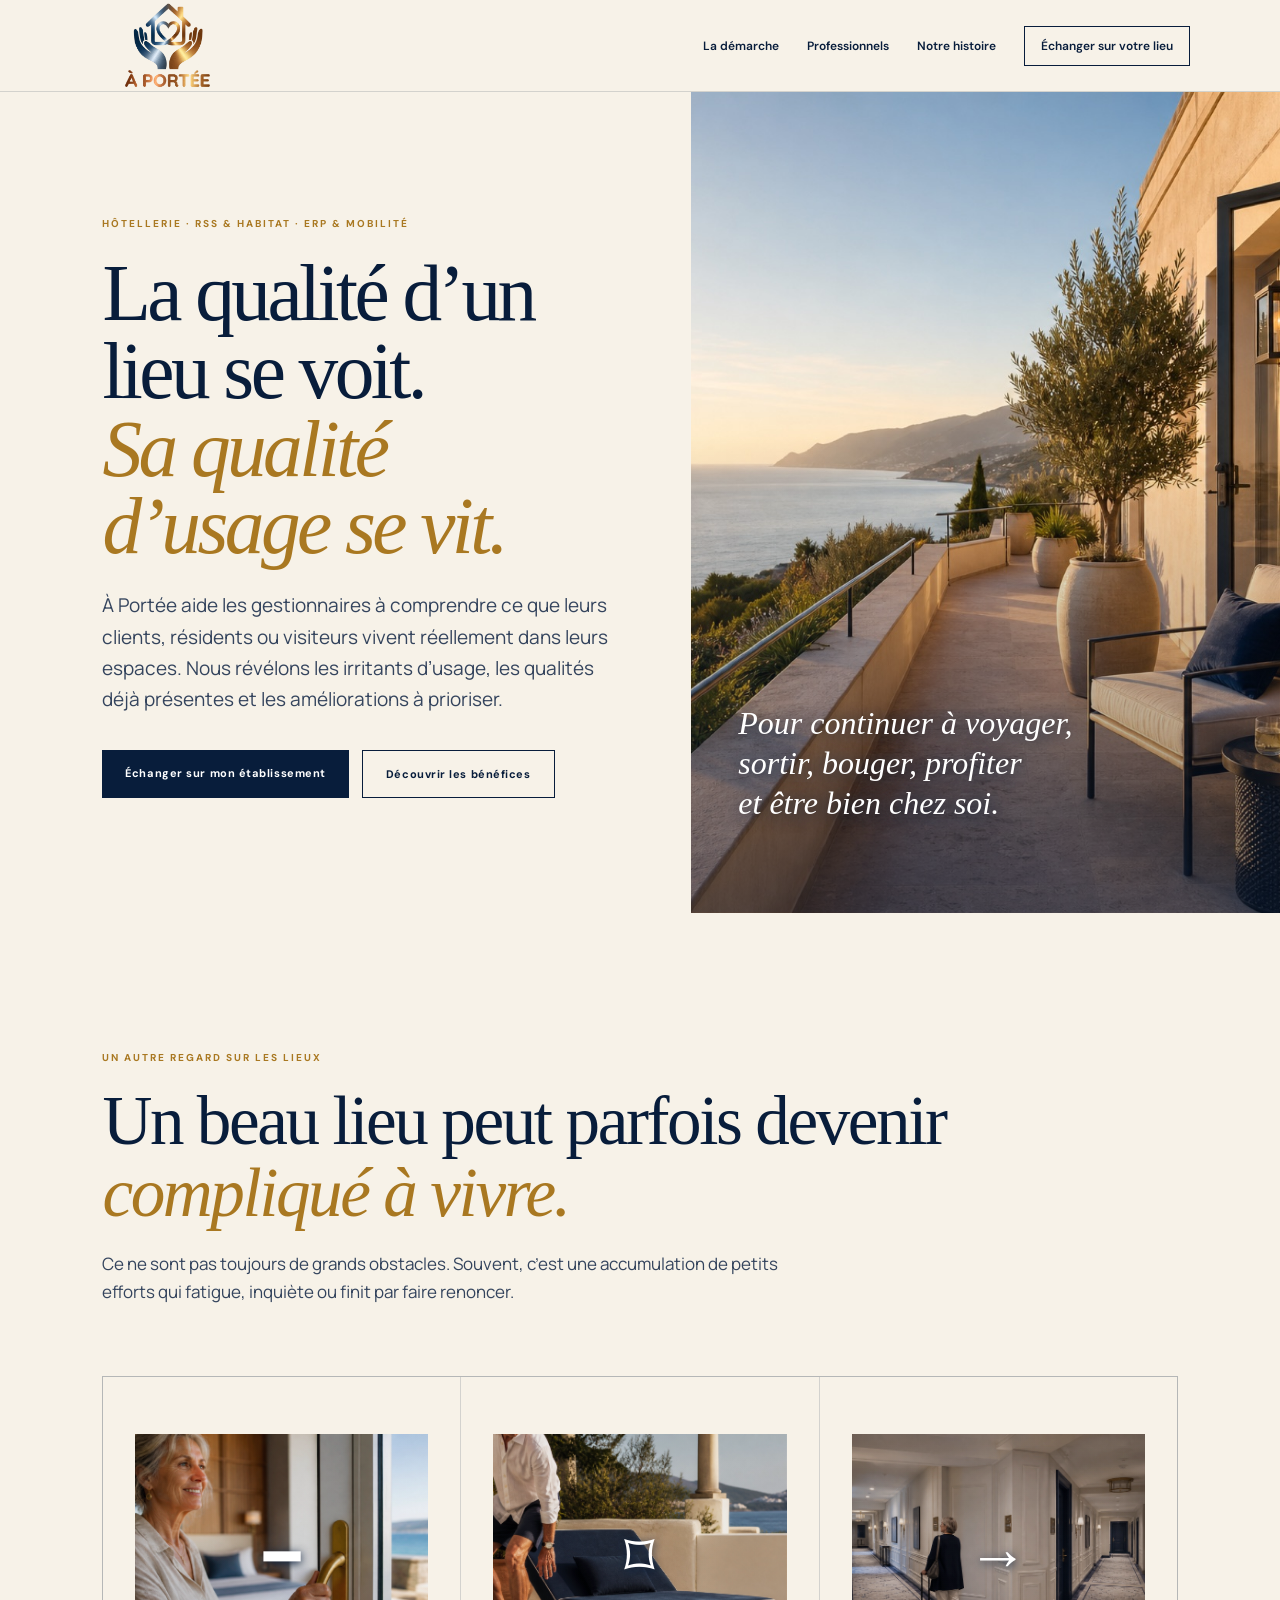
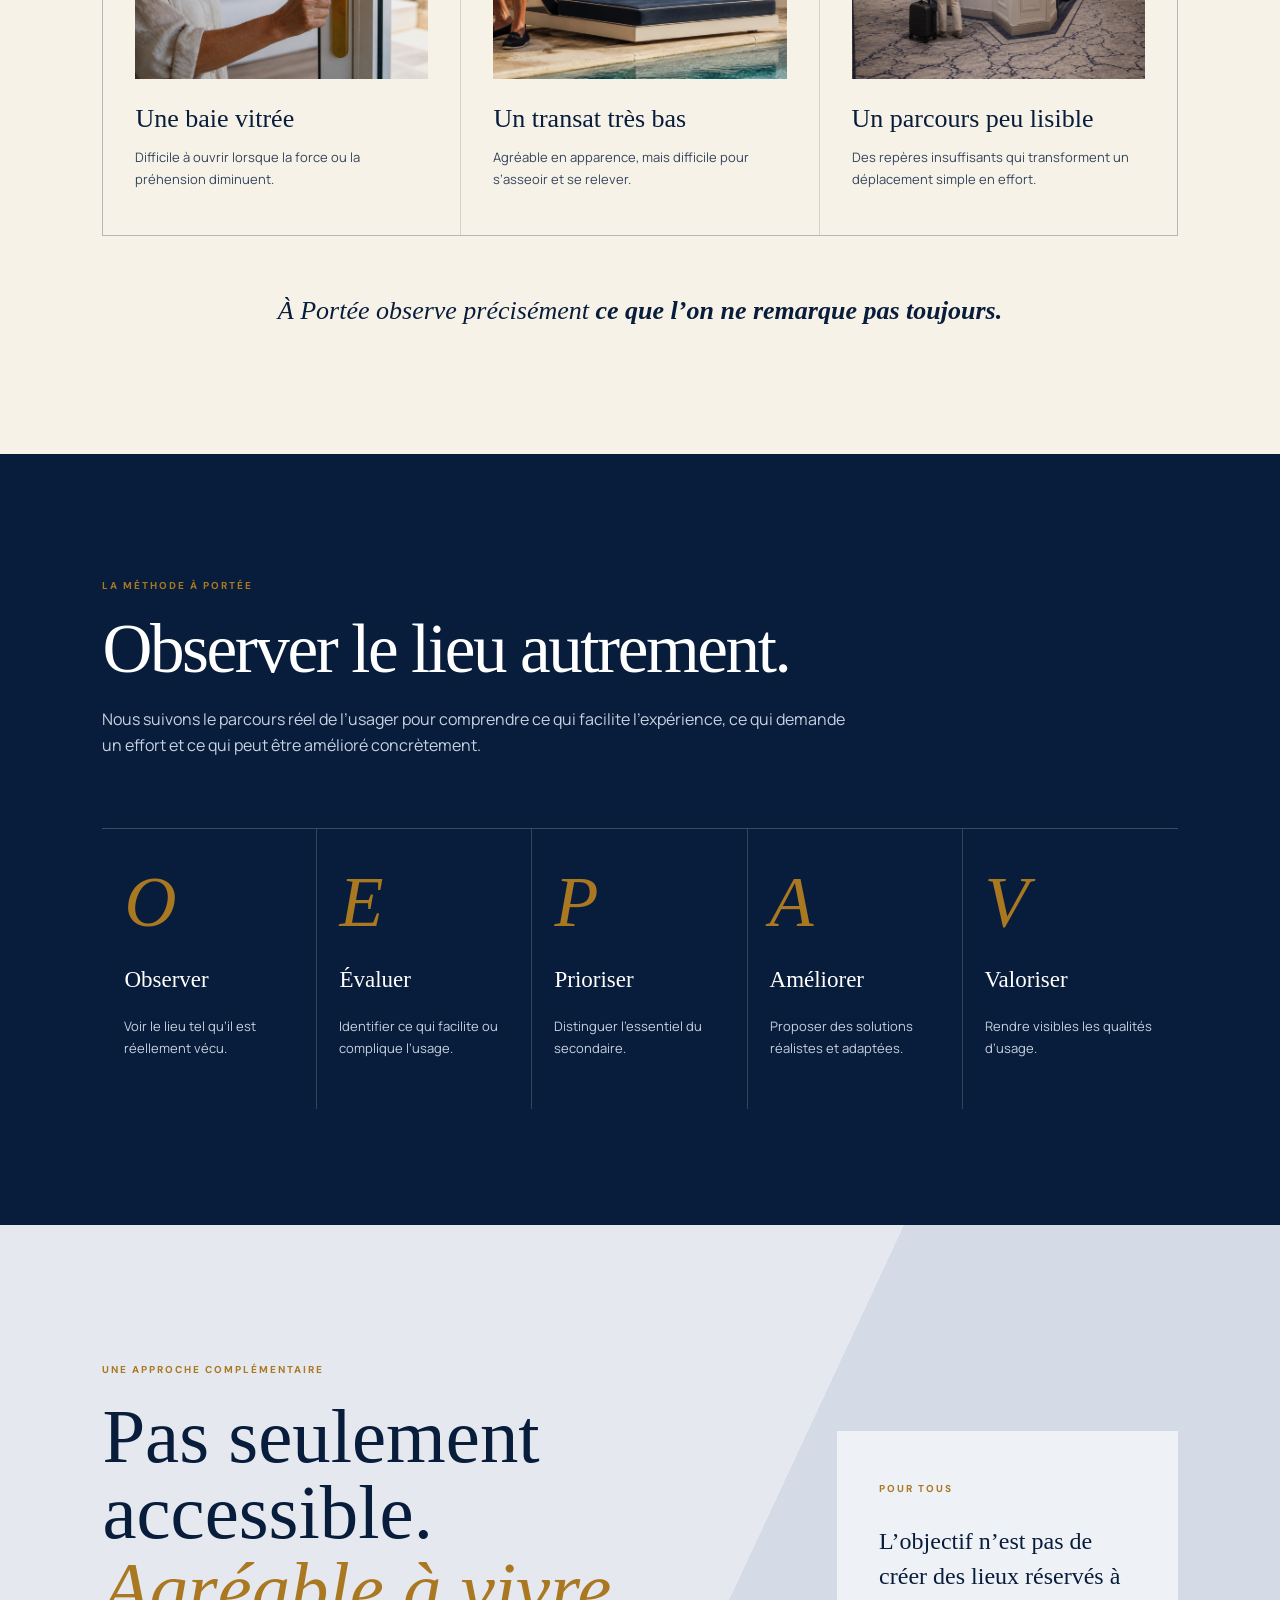
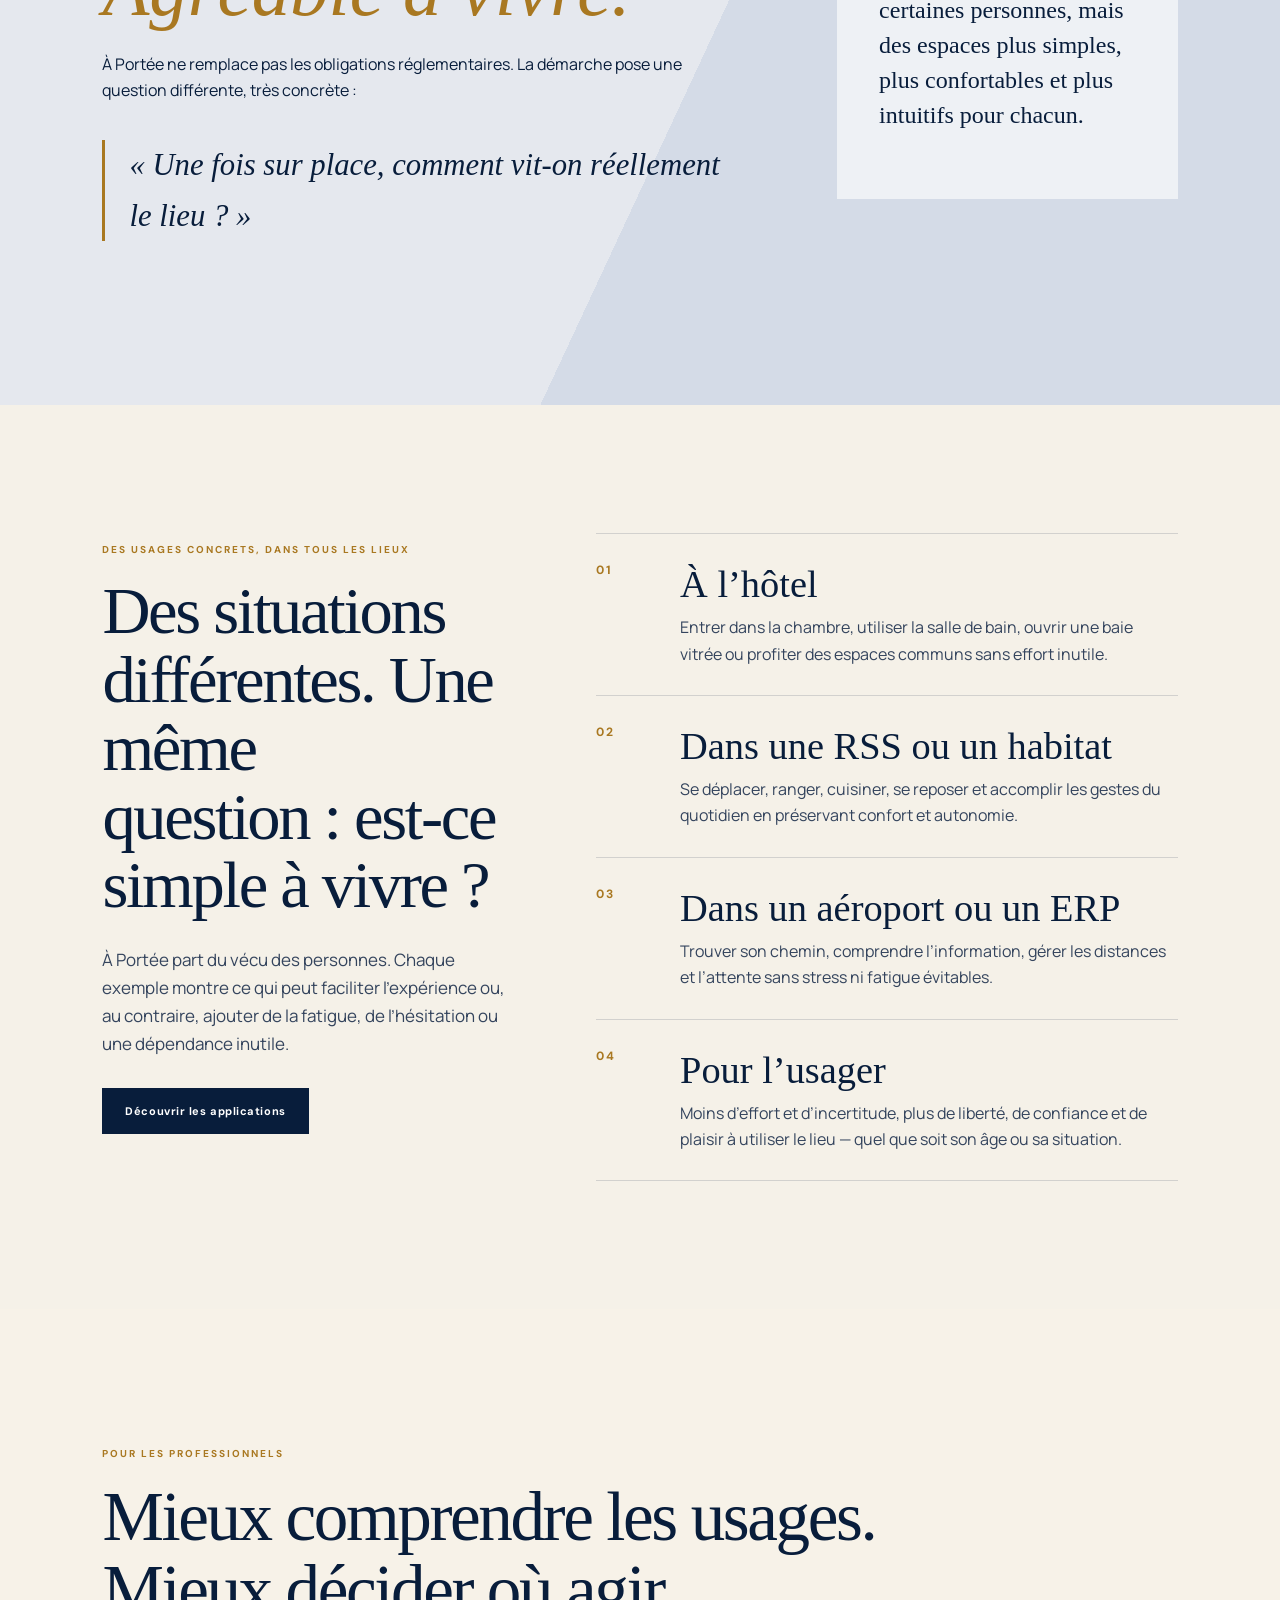
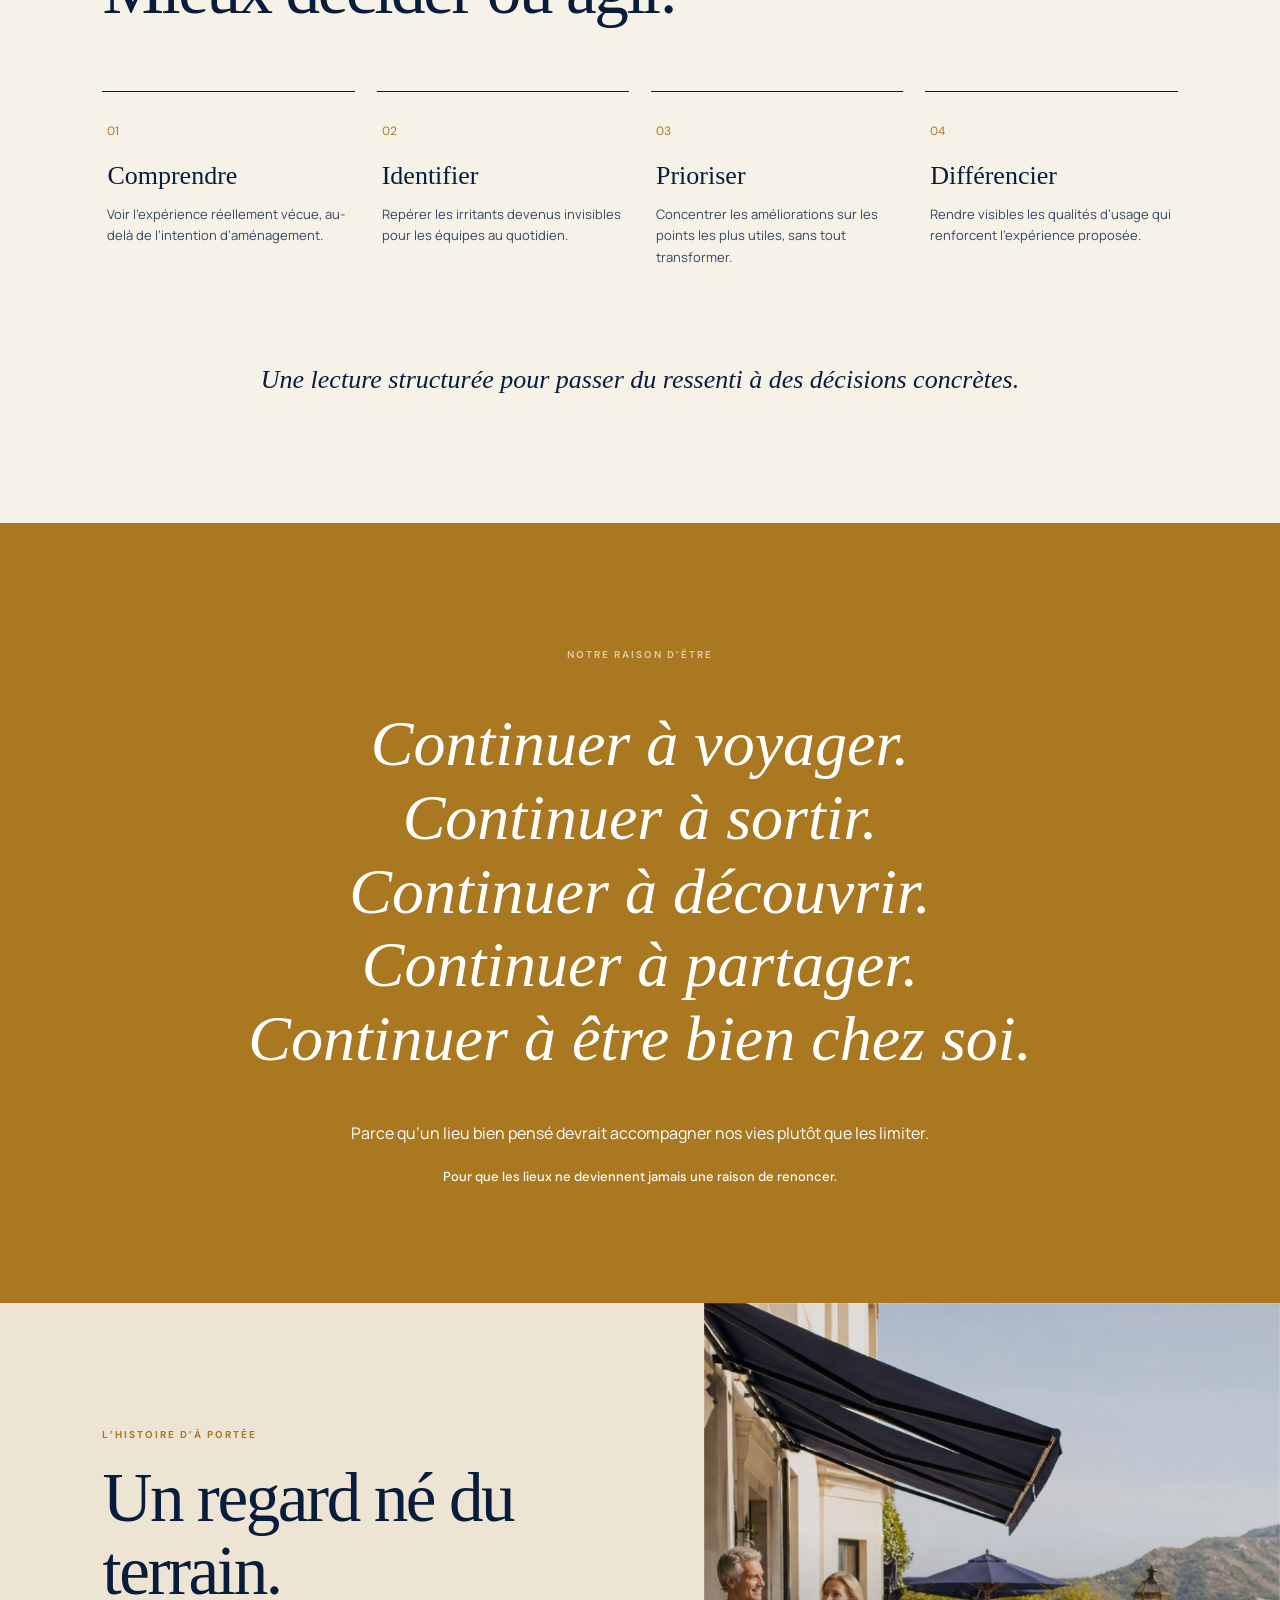
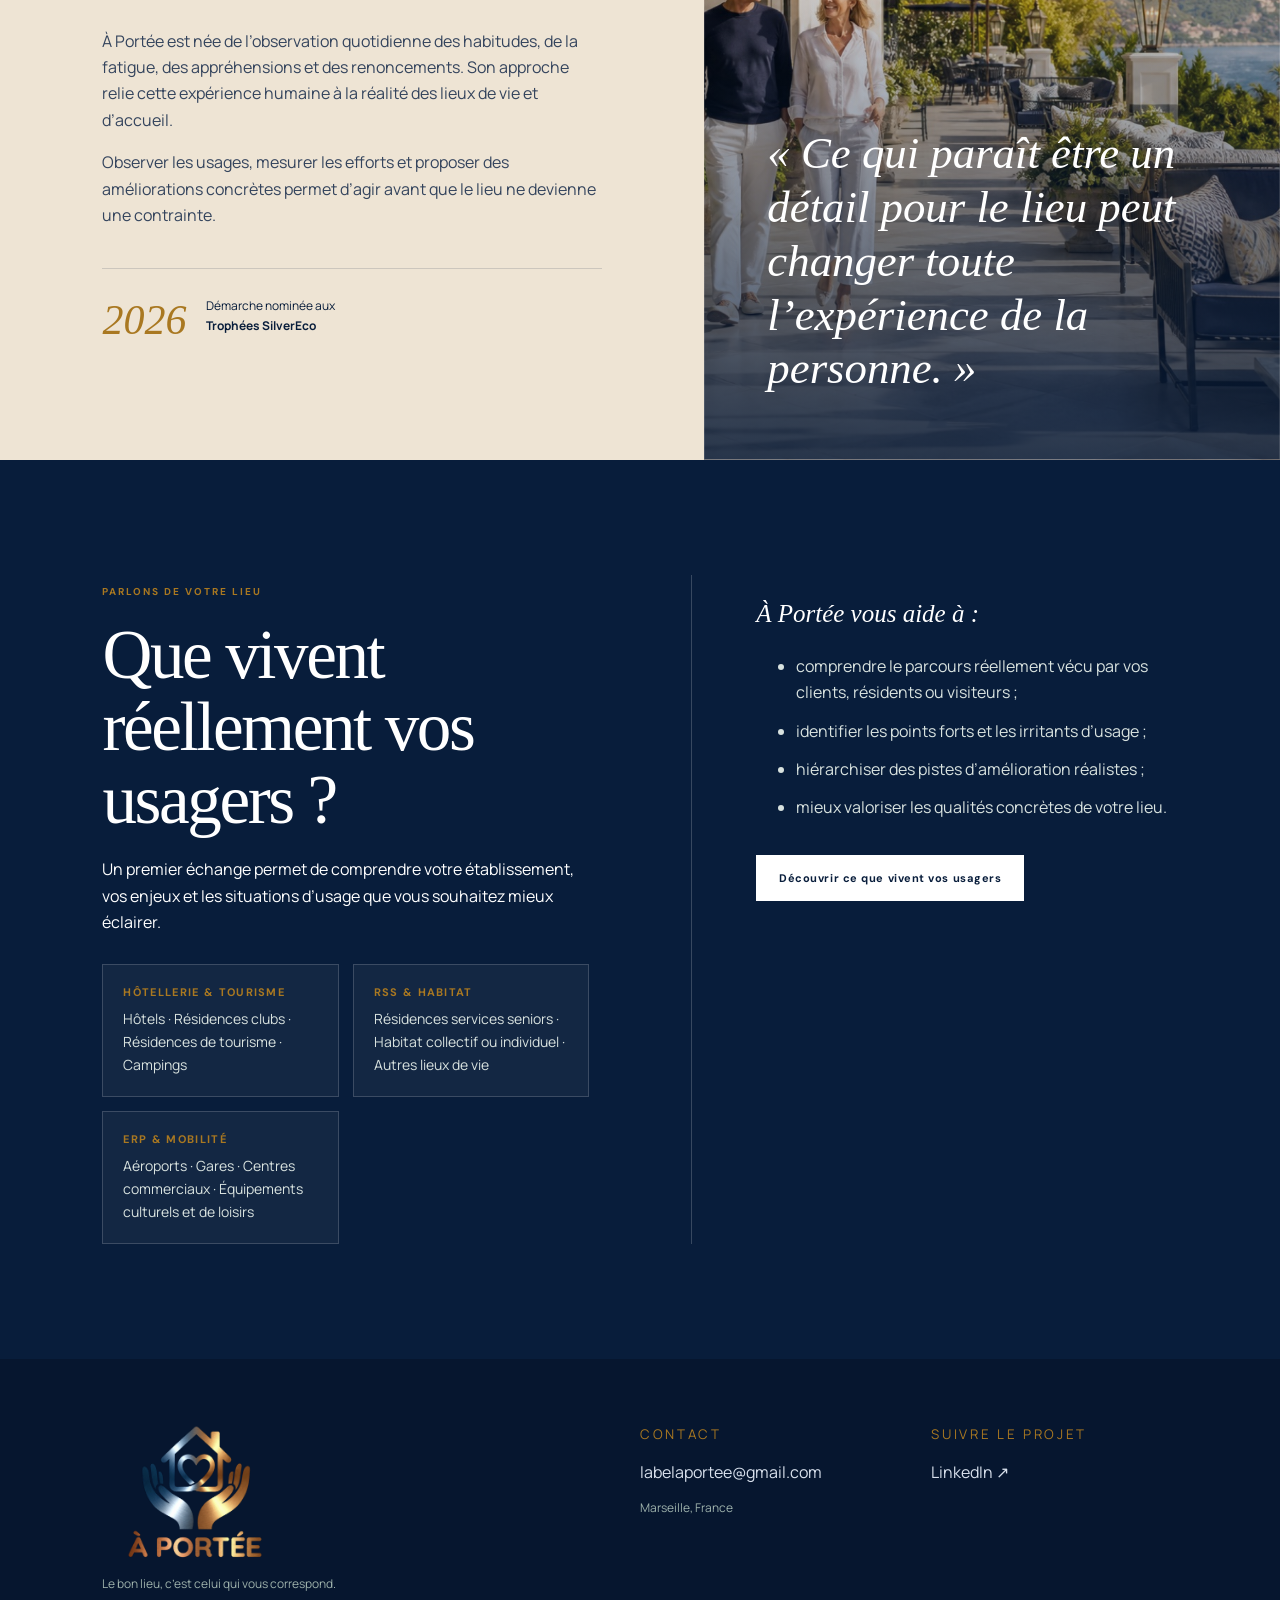
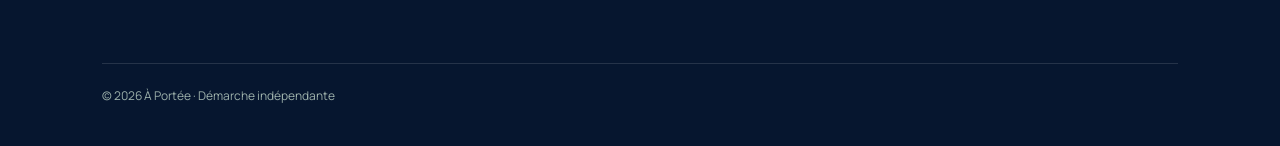
<file: index.html>
<!doctype html><html lang="fr"><head><meta charset="utf-8"><meta name="viewport" content="width=device-width,initial-scale=1"><meta name="description" content="À Portée révèle et améliore la qualité d’usage des hôtels, des résidences seniors, de l’habitat et des ERP pour des lieux plus simples, confortables et intuitifs."><link rel="icon" type="image/png" sizes="512x512" href="/favicon.png"><link rel="apple-touch-icon" href="/favicon.png"><title>À Portée — La qualité d’usage des lieux</title><link rel="preconnect" href="https://fonts.googleapis.com"><link rel="preconnect" href="https://fonts.gstatic.com" crossorigin><link href="https://fonts.googleapis.com/css2?family=DM+Sans:wght@400;600;700&family=Manrope:wght@400;500&display=swap" rel="stylesheet"><link rel="stylesheet" href="styles.css"><script src="script.js" defer></script></head><body>
<link rel="stylesheet" href="brand.css"><link rel="stylesheet" href="photos.css"><link rel="stylesheet" href="logo.css"><link rel="stylesheet" href="menu.css"><link rel="stylesheet" href="audiences.css"><link rel="stylesheet" href="erp.css"><header><a class="brand" href="/"><img src="logo-a-portee-transparent-web.png" alt="À Portée"></a><button class="menu" type="button" aria-label="Ouvrir le menu" aria-expanded="false" aria-controls="nav">☰<span>Menu</span></button><nav id="nav"><a href="/demarche">La démarche</a><a href="/professionnels">Professionnels</a><a href="/histoire">Notre histoire</a><a class="nav-cta" href="/contact">Échanger sur votre lieu</a></nav></header>
<main id="top">
<section class="hero"><div class="hero-copy reveal"><p class="eyebrow">HÔTELLERIE · RSS &amp; HABITAT · ERP &amp; MOBILITÉ</p><h1>La qualité d’un lieu se voit.<br><em>Sa qualité d’usage se vit.</em></h1><p class="lead">À Portée aide les gestionnaires à comprendre ce que leurs clients, résidents ou visiteurs vivent réellement dans leurs espaces. Nous révélons les irritants d’usage, les qualités déjà présentes et les améliorations à prioriser.</p><div class="actions"><a class="button primary" href="/contact">Échanger sur mon établissement</a><a class="button secondary" href="/professionnels">Découvrir les bénéfices</a></div></div><div class="hero-art reveal"><div class="sun"></div><div class="window"></div><div class="chair"></div><div class="plant">❧</div><p>Pour continuer à voyager,<br>sortir, bouger, profiter<br>et être bien chez soi.</p></div></section>
<section class="statement"><div class="intro reveal"><p class="eyebrow">UN AUTRE REGARD SUR LES LIEUX</p><h2>Un beau lieu peut parfois devenir <em>compliqué à vivre.</em></h2><p>Ce ne sont pas toujours de grands obstacles. Souvent, c’est une accumulation de petits efforts qui fatigue, inquiète ou finit par faire renoncer.</p></div><div class="cards"><article class="reveal"><div class="icon">━</div><h3>Une baie vitrée</h3><p>Difficile à ouvrir lorsque la force ou la préhension diminuent.</p></article><article class="reveal"><div class="icon">⌑</div><h3>Un transat très bas</h3><p>Agréable en apparence, mais difficile pour s’asseoir et se relever.</p></article><article class="reveal"><div class="icon">→</div><h3>Un parcours peu lisible</h3><p>Des repères insuffisants qui transforment un déplacement simple en effort.</p></article></div><p class="closing reveal">À Portée observe précisément <strong>ce que l’on ne remarque pas toujours.</strong></p></section>
<section class="method" id="demarche"><div class="method-copy reveal"><p class="eyebrow">LA MÉTHODE À PORTÉE</p><h2>Observer le lieu autrement.</h2><p>Nous suivons le parcours réel de l’usager pour comprendre ce qui facilite l’expérience, ce qui demande un effort et ce qui peut être amélioré concrètement.</p></div><ol><li class="reveal"><b>O</b><h3>Observer</h3><p>Voir le lieu tel qu’il est réellement vécu.</p></li><li class="reveal"><b>E</b><h3>Évaluer</h3><p>Identifier ce qui facilite ou complique l’usage.</p></li><li class="reveal"><b>P</b><h3>Prioriser</h3><p>Distinguer l’essentiel du secondaire.</p></li><li class="reveal"><b>A</b><h3>Améliorer</h3><p>Proposer des solutions réalistes et adaptées.</p></li><li class="reveal"><b>V</b><h3>Valoriser</h3><p>Rendre visibles les qualités d’usage.</p></li></ol></section>
<section class="difference"><div class="reveal"><p class="eyebrow">UNE APPROCHE COMPLÉMENTAIRE</p><h2>Pas seulement accessible.<br><em>Agréable à vivre.</em></h2><p>À Portée ne remplace pas les obligations réglementaires. La démarche pose une question différente, très concrète :</p><blockquote>« Une fois sur place, comment vit-on réellement le lieu&nbsp;?&nbsp;»</blockquote></div><aside class="reveal"><b>POUR TOUS</b><p>L’objectif n’est pas de créer des lieux réservés à certaines personnes, mais des espaces plus simples, plus confortables et plus intuitifs pour chacun.</p></aside></section>
<section class="erp-focus"><div class="erp-heading reveal"><p class="eyebrow">DES USAGES CONCRETS, DANS TOUS LES LIEUX</p><h2>Des situations différentes. Une même question&nbsp;: est-ce simple à vivre&nbsp;?</h2><p>À Portée part du vécu des personnes. Chaque exemple montre ce qui peut faciliter l’expérience ou, au contraire, ajouter de la fatigue, de l’hésitation ou une dépendance inutile.</p><a class="button primary" href="/professionnels">Découvrir les applications</a></div><div class="erp-journey"><article class="reveal"><span>01</span><h3>À l’hôtel</h3><p>Entrer dans la chambre, utiliser la salle de bain, ouvrir une baie vitrée ou profiter des espaces communs sans effort inutile.</p></article><article class="reveal"><span>02</span><h3>Dans une RSS ou un habitat</h3><p>Se déplacer, ranger, cuisiner, se reposer et accomplir les gestes du quotidien en préservant confort et autonomie.</p></article><article class="reveal"><span>03</span><h3>Dans un aéroport ou un ERP</h3><p>Trouver son chemin, comprendre l’information, gérer les distances et l’attente sans stress ni fatigue évitables.</p></article><article class="reveal"><span>04</span><h3>Pour l’usager</h3><p>Moins d’effort et d’incertitude, plus de liberté, de confiance et de plaisir à utiliser le lieu — quel que soit son âge ou sa situation.</p></article></div></section>
<section class="pros" id="professionnels"><div class="intro reveal"><p class="eyebrow">POUR LES PROFESSIONNELS</p><h2>Mieux comprendre les usages.<br>Mieux décider où agir.</h2></div><div class="benefits"><article class="reveal"><span>01</span><h3>Comprendre</h3><p>Voir l’expérience réellement vécue, au-delà de l’intention d’aménagement.</p></article><article class="reveal"><span>02</span><h3>Identifier</h3><p>Repérer les irritants devenus invisibles pour les équipes au quotidien.</p></article><article class="reveal"><span>03</span><h3>Prioriser</h3><p>Concentrer les améliorations sur les points les plus utiles, sans tout transformer.</p></article><article class="reveal"><span>04</span><h3>Différencier</h3><p>Rendre visibles les qualités d’usage qui renforcent l’expérience proposée.</p></article></div><p class="closing reveal">Une lecture structurée pour passer du ressenti à des décisions concrètes.</p></section>
<section class="continue"><p class="eyebrow">NOTRE RAISON D’ÊTRE</p><div class="words reveal">Continuer à voyager.<br>Continuer à sortir.<br>Continuer à découvrir.<br>Continuer à partager.<br>Continuer à être bien chez soi.</div><p>Parce qu’un lieu bien pensé devrait accompagner nos vies plutôt que les limiter.</p><strong>Pour que les lieux ne deviennent jamais une raison de renoncer.</strong></section>
<section class="story" id="histoire"><div class="story-copy reveal"><p class="eyebrow">L’HISTOIRE D’À PORTÉE</p><h2>Un regard né du terrain.</h2><p>À Portée est née de l’observation quotidienne des habitudes, de la fatigue, des appréhensions et des renoncements. Son approche relie cette expérience humaine à la réalité des lieux de vie et d’accueil.</p><p>Observer les usages, mesurer les efforts et proposer des améliorations concrètes permet d’agir avant que le lieu ne devienne une contrainte.</p><div class="award"><b>2026</b><span>Démarche nominée aux<br><strong>Trophées SilverEco</strong></span></div></div><blockquote class="story-quote reveal">« Ce qui paraît être un détail pour le lieu peut changer toute l’expérience de la personne. »</blockquote></section>
<section class="pilot" id="contact"><div class="reveal"><p class="eyebrow">PARLONS DE VOTRE LIEU</p><h2>Que vivent réellement vos usagers&nbsp;?</h2><p>Un premier échange permet de comprendre votre établissement, vos enjeux et les situations d’usage que vous souhaitez mieux éclairer.</p><div class="pilot-audiences"><div><strong>Hôtellerie &amp; tourisme</strong><span>Hôtels · Résidences clubs · Résidences de tourisme · Campings</span></div><div><strong>RSS &amp; habitat</strong><span>Résidences services seniors · Habitat collectif ou individuel · Autres lieux de vie</span></div><div><strong>ERP &amp; mobilité</strong><span>Aéroports · Gares · Centres commerciaux · Équipements culturels et de loisirs</span></div></div></div><div class="offer reveal"><p>À Portée vous aide à :</p><ul><li>comprendre le parcours réellement vécu par vos clients, résidents ou visiteurs ;</li><li>identifier les points forts et les irritants d’usage ;</li><li>hiérarchiser des pistes d’amélioration réalistes ;</li><li>mieux valoriser les qualités concrètes de votre lieu.</li></ul><a class="button light" href="/contact">Découvrir ce que vivent vos usagers</a></div></section>
</main><footer><div class="foot-brand"><img src="logo-a-portee-transparent-web.png" alt="À Portée"><p>Le bon lieu, c’est celui qui vous correspond.</p></div><div><small>CONTACT</small><a href="mailto:labelaportee@gmail.com">labelaportee@gmail.com</a><p>Marseille, France</p></div><div><small>SUIVRE LE PROJET</small><a href="https://www.linkedin.com" target="_blank" rel="noreferrer">LinkedIn ↗</a></div><p class="copy">© 2026 À Portée · Démarche indépendante</p></footer></body></html>
</file>
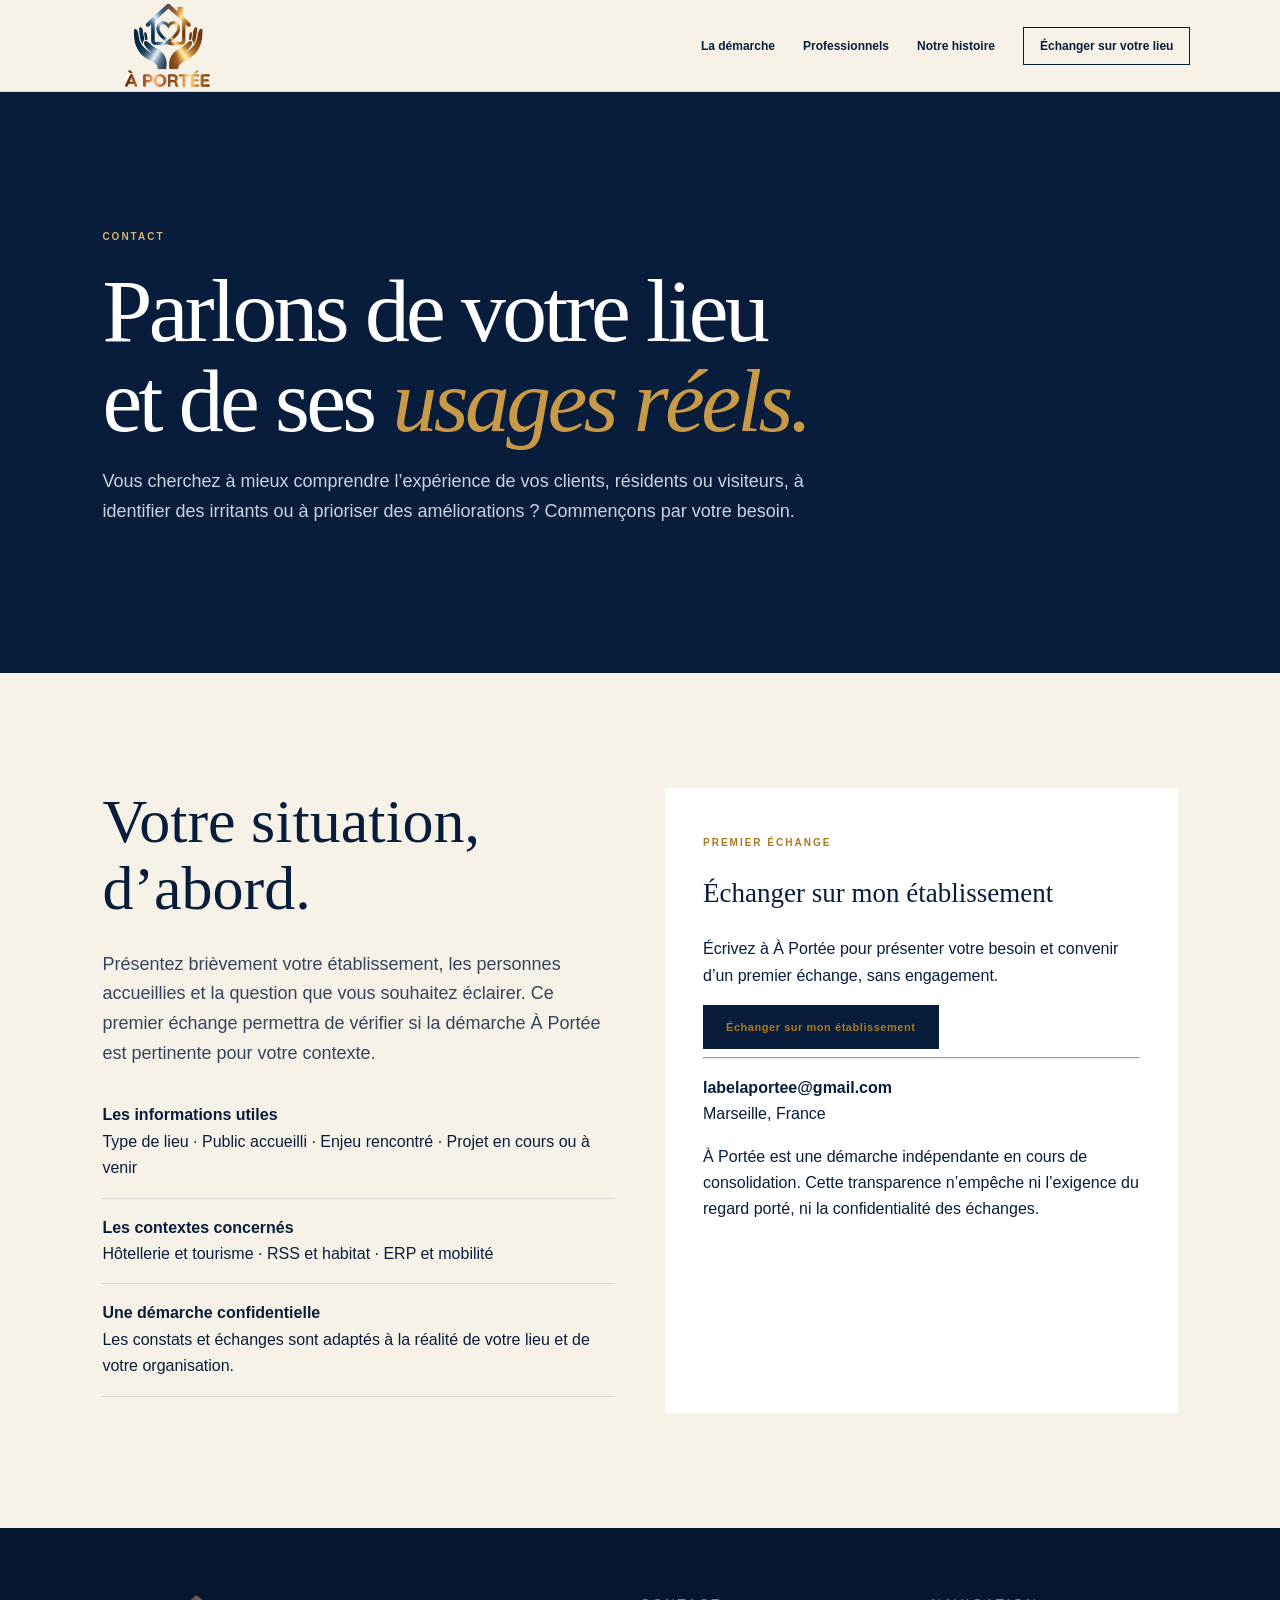
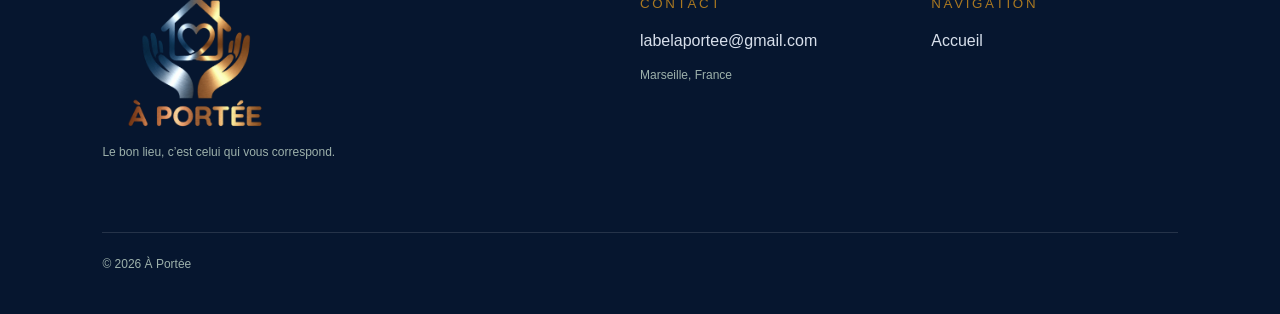
<file: contact.html>
<!doctype html><html lang="fr"><head><meta charset="utf-8"><meta name="viewport" content="width=device-width,initial-scale=1"><meta name="description" content="Échangez avec À Portée sur les usages réels de votre hôtel, résidence, habitat ou établissement recevant du public."><link rel="icon" type="image/png" sizes="512x512" href="/favicon.png"><link rel="apple-touch-icon" href="/favicon.png"><title>Échanger sur votre lieu — À Portée</title><link rel="stylesheet" href="styles.css"><link rel="stylesheet" href="brand.css"><link rel="stylesheet" href="logo.css"><link rel="stylesheet" href="menu.css"><link rel="stylesheet" href="audiences.css"><link rel="stylesheet" href="pages.css"><script src="script.js" defer></script></head><body><header><a class="brand" href="/"><img src="logo-a-portee-transparent-web.png" alt="À Portée"></a><button class="menu" type="button" aria-label="Ouvrir le menu" aria-expanded="false" aria-controls="nav">☰<span>Menu</span></button><nav id="nav"><a href="/demarche">La démarche</a><a href="/professionnels">Professionnels</a><a href="/histoire">Notre histoire</a><a class="nav-cta" href="/contact">Échanger sur votre lieu</a></nav></header><main class="page"><section class="page-hero"><p class="eyebrow">CONTACT</p><h1>Parlons de votre lieu<br>et de ses <em>usages réels.</em></h1><p>Vous cherchez à mieux comprendre l’expérience de vos clients, résidents ou visiteurs, à identifier des irritants ou à prioriser des améliorations&nbsp;? Commençons par votre besoin.</p></section><section class="page-body"><div class="contact-grid"><div><h2>Votre situation, d’abord.</h2><p class="page-lead">Présentez brièvement votre établissement, les personnes accueillies et la question que vous souhaitez éclairer. Ce premier échange permettra de vérifier si la démarche À Portée est pertinente pour votre contexte.</p><ul class="contact-list"><li><strong>Les informations utiles</strong><br>Type de lieu · Public accueilli · Enjeu rencontré · Projet en cours ou à venir</li><li><strong>Les contextes concernés</strong><br>Hôtellerie et tourisme · RSS et habitat · ERP et mobilité</li><li><strong>Une démarche confidentielle</strong><br>Les constats et échanges sont adaptés à la réalité de votre lieu et de votre organisation.</li></ul></div><div class="contact-card"><p class="eyebrow">PREMIER ÉCHANGE</p><h3>Échanger sur mon établissement</h3><p>Écrivez à À Portée pour présenter votre besoin et convenir d’un premier échange, sans engagement.</p><a class="button primary" href="mailto:labelaportee@gmail.com?subject=Échange%20sur%20mon%20établissement&amp;body=Bonjour%2C%0A%0AType%20de%20lieu%20%3A%20%0APublic%20accueilli%20%3A%20%0AEnjeu%20que%20je%20souhaite%20mieux%20comprendre%20%3A%20%0A%0AMerci">Échanger sur mon établissement</a><hr><p><strong>labelaportee@gmail.com</strong><br>Marseille, France</p><p>À Portée est une démarche indépendante en cours de consolidation. Cette transparence n’empêche ni l’exigence du regard porté, ni la confidentialité des échanges.</p></div></div></section></main><footer><div class="foot-brand"><img src="logo-a-portee-transparent-web.png" alt="À Portée"><p>Le bon lieu, c’est celui qui vous correspond.</p></div><div><small>CONTACT</small><a href="mailto:labelaportee@gmail.com">labelaportee@gmail.com</a><p>Marseille, France</p></div><div><small>NAVIGATION</small><a href="/">Accueil</a></div><p class="copy">© 2026 À Portée</p></footer></body></html>
</file>
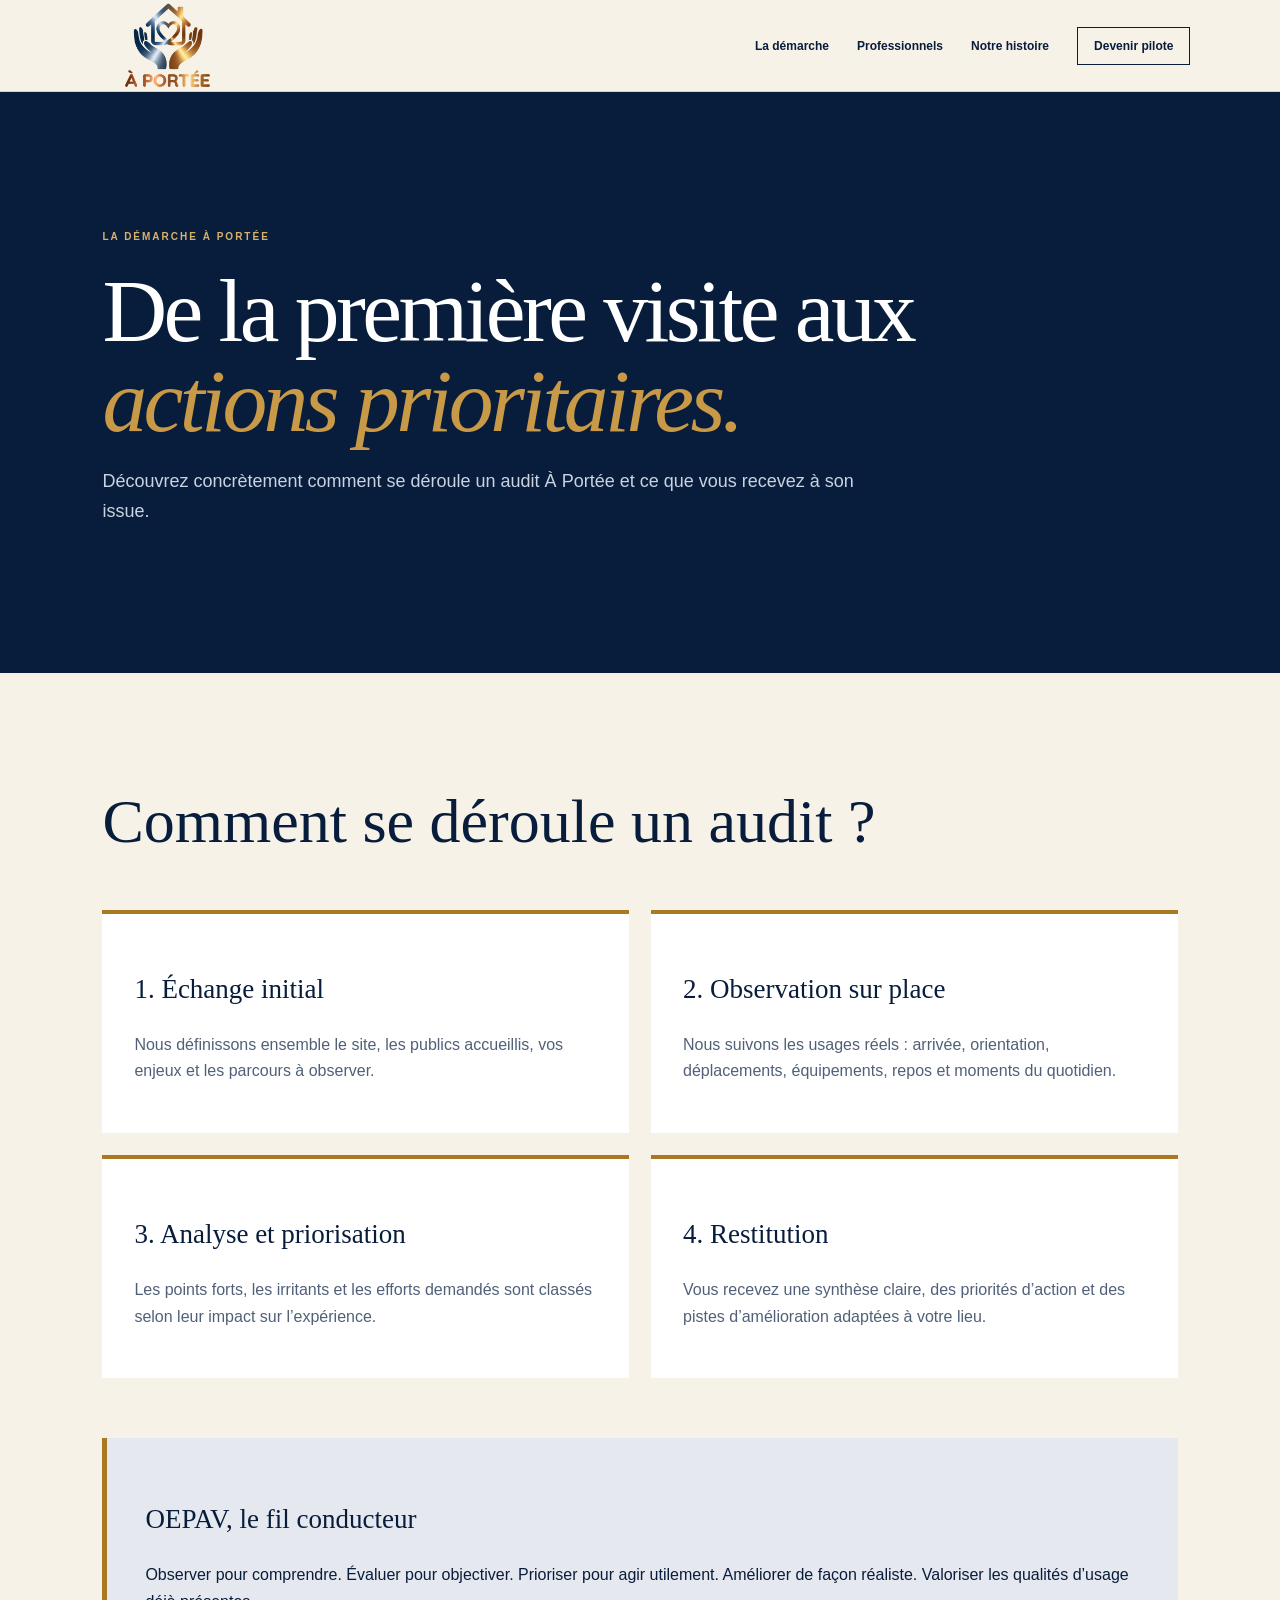
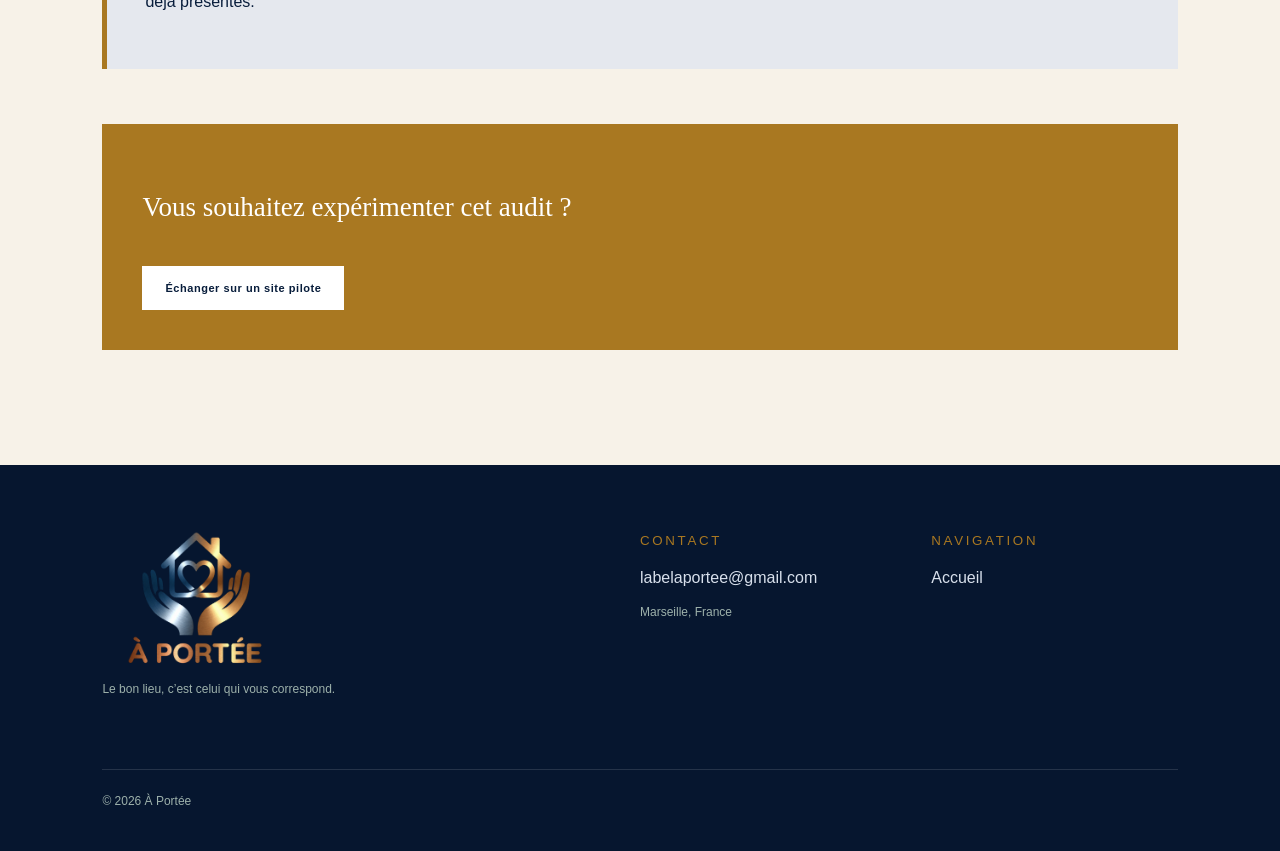
<file: demarche.html>
<!doctype html><html lang="fr"><head><meta charset="utf-8"><meta name="viewport" content="width=device-width,initial-scale=1"><link rel="icon" type="image/png" sizes="512x512" href="/favicon.png"><link rel="apple-touch-icon" href="/favicon.png"><title>La démarche — À Portée</title><link rel="stylesheet" href="styles.css"><link rel="stylesheet" href="brand.css"><link rel="stylesheet" href="logo.css"><link rel="stylesheet" href="menu.css"><link rel="stylesheet" href="audiences.css"><link rel="stylesheet" href="pages.css"><script src="script.js" defer></script></head><body><header><a class="brand" href="/"><img src="logo-a-portee-transparent-web.png" alt="À Portée"></a><button class="menu" type="button" aria-label="Ouvrir le menu" aria-expanded="false" aria-controls="nav">☰<span>Menu</span></button><nav id="nav"><a href="/demarche">La démarche</a><a href="/professionnels">Professionnels</a><a href="/histoire">Notre histoire</a><a class="nav-cta" href="/contact">Devenir pilote</a></nav></header><main class="page"><section class="page-hero"><p class="eyebrow">LA DÉMARCHE À PORTÉE</p><h1>De la première visite aux <em>actions prioritaires.</em></h1><p>Découvrez concrètement comment se déroule un audit À Portée et ce que vous recevez à son issue.</p></section><section class="page-body"><h2>Comment se déroule un audit ?</h2><div class="page-grid"><article><h3>1. Échange initial</h3><p>Nous définissons ensemble le site, les publics accueillis, vos enjeux et les parcours à observer.</p></article><article><h3>2. Observation sur place</h3><p>Nous suivons les usages réels : arrivée, orientation, déplacements, équipements, repos et moments du quotidien.</p></article><article><h3>3. Analyse et priorisation</h3><p>Les points forts, les irritants et les efforts demandés sont classés selon leur impact sur l’expérience.</p></article><article><h3>4. Restitution</h3><p>Vous recevez une synthèse claire, des priorités d’action et des pistes d’amélioration adaptées à votre lieu.</p></article></div><div class="page-note"><h3>OEPAV, le fil conducteur</h3><p>Observer pour comprendre. Évaluer pour objectiver. Prioriser pour agir utilement. Améliorer de façon réaliste. Valoriser les qualités d’usage déjà présentes.</p></div><div class="page-cta"><h3>Vous souhaitez expérimenter cet audit ?</h3><a class="button" href="/contact">Échanger sur un site pilote</a></div></section></main><footer><div class="foot-brand"><img src="logo-a-portee-transparent-web.png" alt="À Portée"><p>Le bon lieu, c’est celui qui vous correspond.</p></div><div><small>CONTACT</small><a href="mailto:labelaportee@gmail.com">labelaportee@gmail.com</a><p>Marseille, France</p></div><div><small>NAVIGATION</small><a href="/">Accueil</a></div><p class="copy">© 2026 À Portée</p></footer></body></html>
</file>
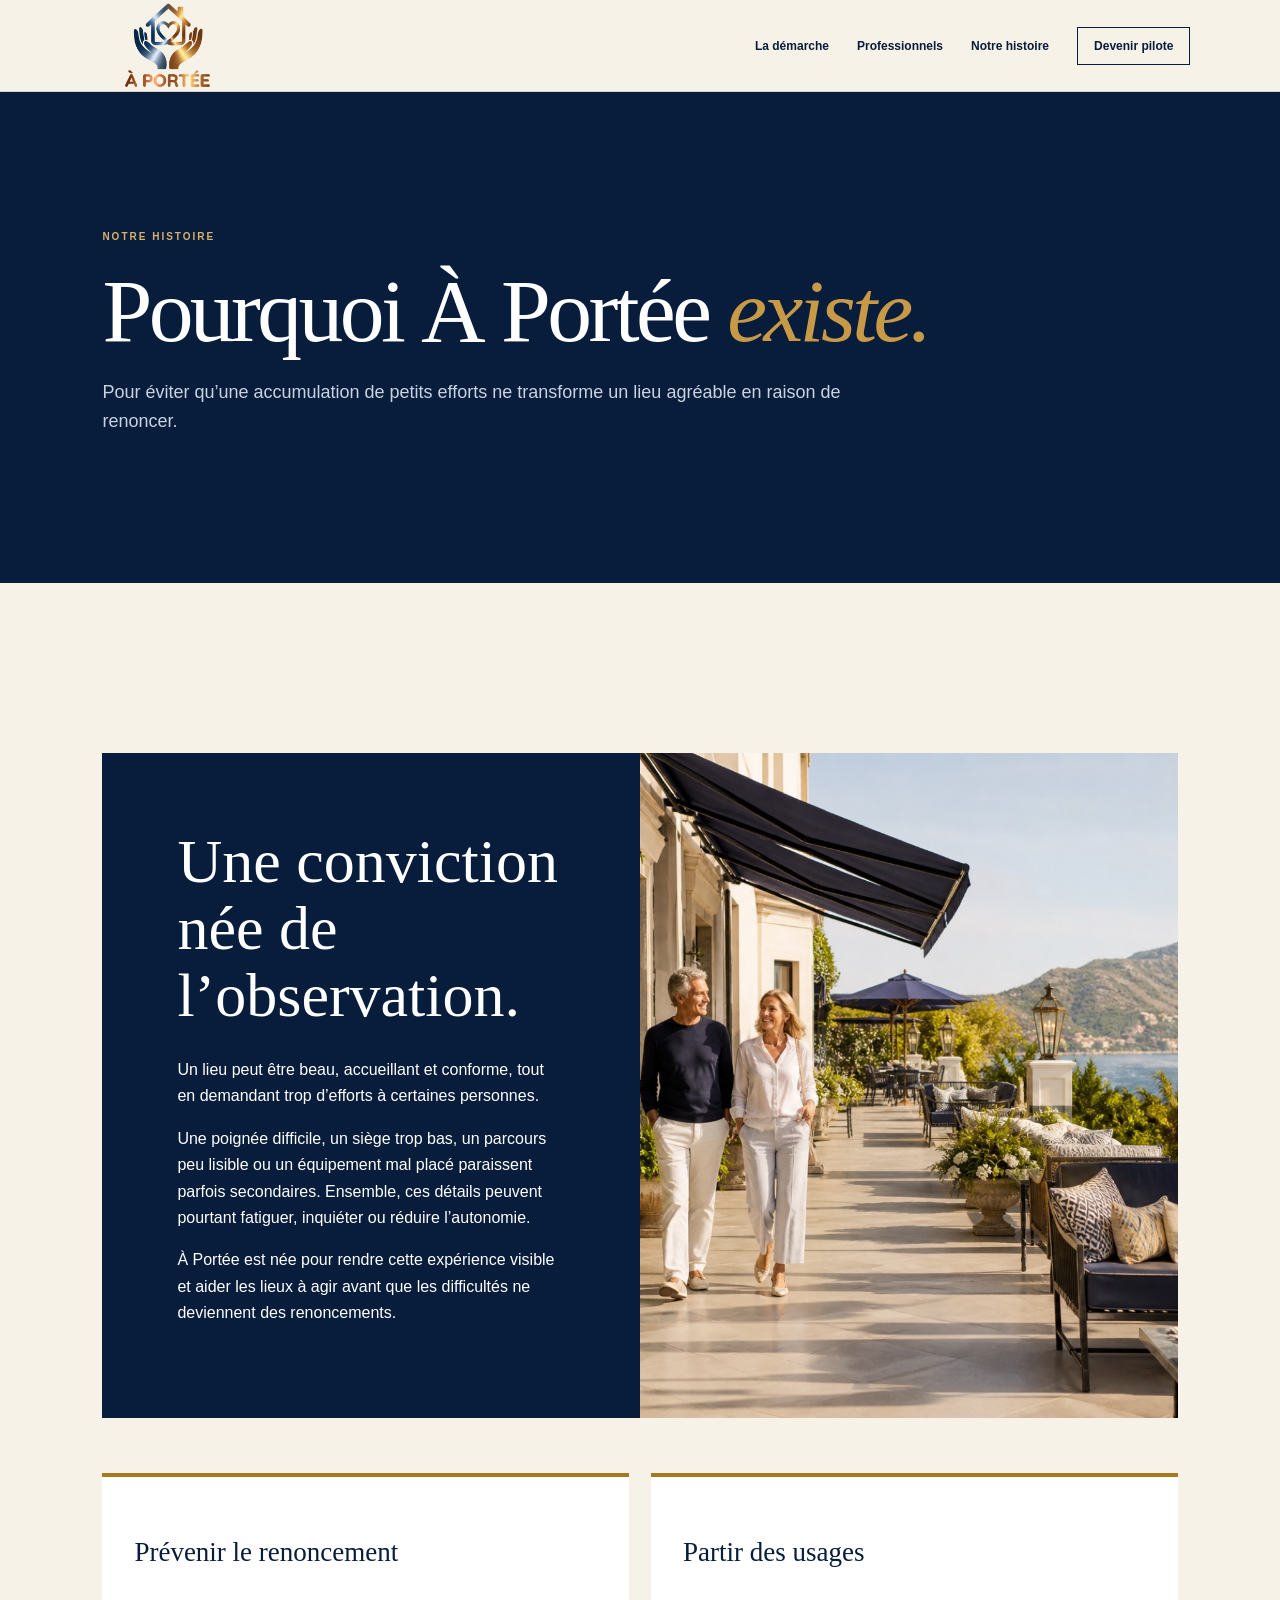
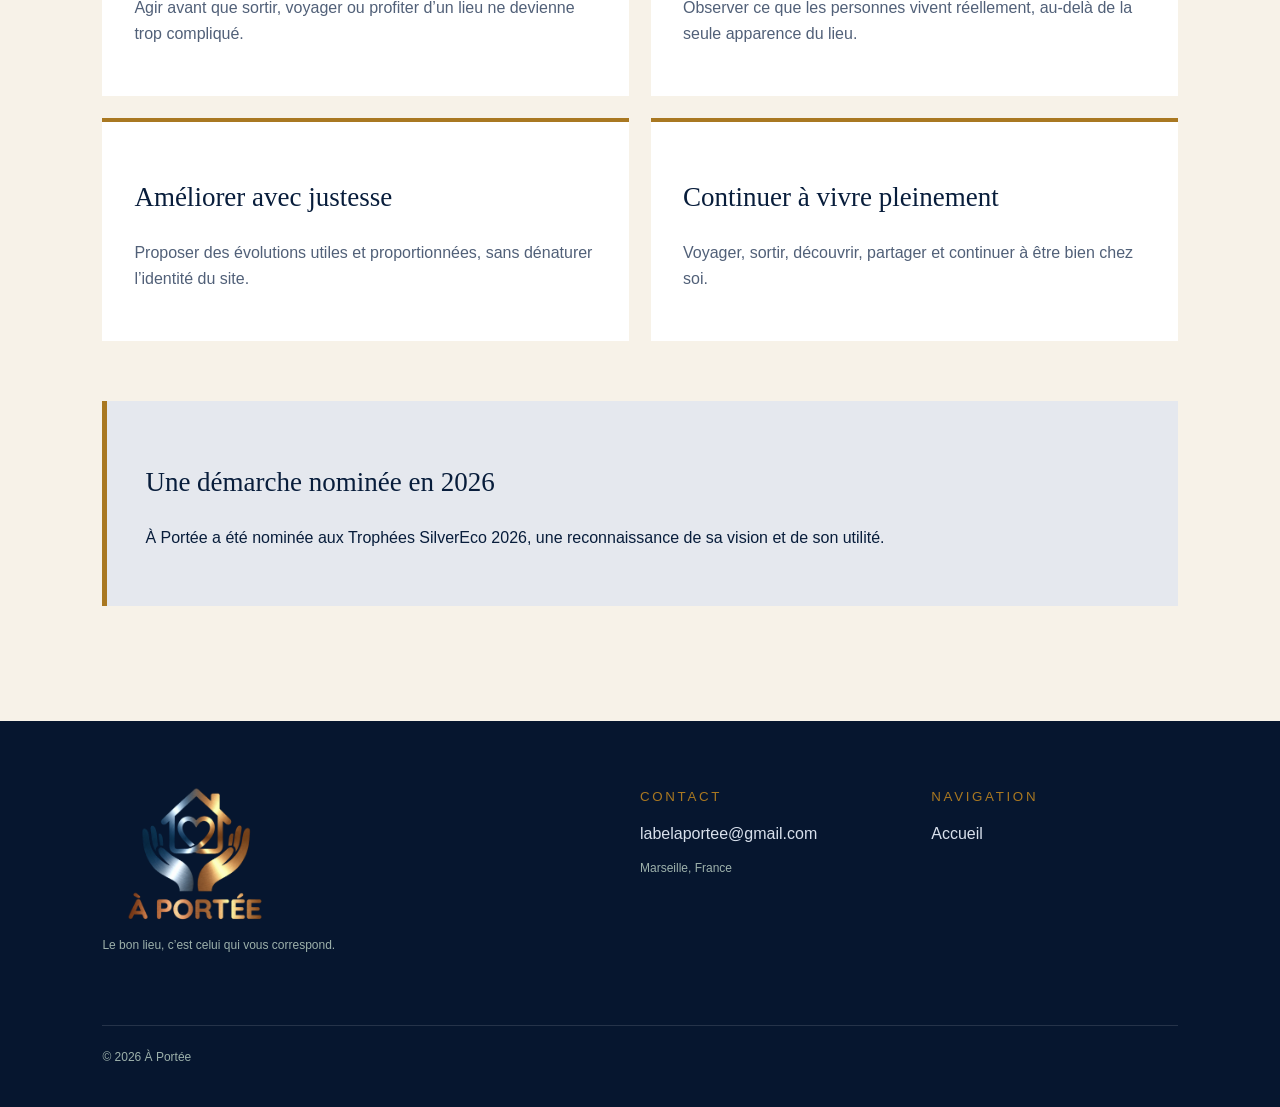
<file: histoire.html>
<!doctype html><html lang="fr"><head><meta charset="utf-8"><meta name="viewport" content="width=device-width,initial-scale=1"><link rel="icon" type="image/png" sizes="512x512" href="/favicon.png"><link rel="apple-touch-icon" href="/favicon.png"><title>Notre histoire — À Portée</title><link rel="stylesheet" href="styles.css"><link rel="stylesheet" href="brand.css"><link rel="stylesheet" href="logo.css"><link rel="stylesheet" href="menu.css"><link rel="stylesheet" href="audiences.css"><link rel="stylesheet" href="pages.css"><script src="script.js" defer></script></head><body><header><a class="brand" href="/"><img src="logo-a-portee-transparent-web.png" alt="À Portée"></a><button class="menu" type="button" aria-label="Ouvrir le menu" aria-expanded="false" aria-controls="nav">☰<span>Menu</span></button><nav id="nav"><a href="/demarche">La démarche</a><a href="/professionnels">Professionnels</a><a href="/histoire">Notre histoire</a><a class="nav-cta" href="/contact">Devenir pilote</a></nav></header><main class="page"><section class="page-hero"><p class="eyebrow">NOTRE HISTOIRE</p><h1>Pourquoi À Portée <em>existe.</em></h1><p>Pour éviter qu’une accumulation de petits efforts ne transforme un lieu agréable en raison de renoncer.</p></section><section class="page-body"><div class="portrait"><div><h2>Une conviction née de l’observation.</h2><p>Un lieu peut être beau, accueillant et conforme, tout en demandant trop d’efforts à certaines personnes.</p><p>Une poignée difficile, un siège trop bas, un parcours peu lisible ou un équipement mal placé paraissent parfois secondaires. Ensemble, ces détails peuvent pourtant fatiguer, inquiéter ou réduire l’autonomie.</p><p>À Portée est née pour rendre cette expérience visible et aider les lieux à agir avant que les difficultés ne deviennent des renoncements.</p></div><img src="photo-couple.jpg" alt="Couple profitant d’un établissement en bord de mer"></div><div class="page-grid"><article><h3>Prévenir le renoncement</h3><p>Agir avant que sortir, voyager ou profiter d’un lieu ne devienne trop compliqué.</p></article><article><h3>Partir des usages</h3><p>Observer ce que les personnes vivent réellement, au-delà de la seule apparence du lieu.</p></article><article><h3>Améliorer avec justesse</h3><p>Proposer des évolutions utiles et proportionnées, sans dénaturer l’identité du site.</p></article><article><h3>Continuer à vivre pleinement</h3><p>Voyager, sortir, découvrir, partager et continuer à être bien chez soi.</p></article></div><div class="page-note"><h3>Une démarche nominée en 2026</h3><p>À Portée a été nominée aux Trophées SilverEco 2026, une reconnaissance de sa vision et de son utilité.</p></div></section></main><footer><div class="foot-brand"><img src="logo-a-portee-transparent-web.png" alt="À Portée"><p>Le bon lieu, c’est celui qui vous correspond.</p></div><div><small>CONTACT</small><a href="mailto:labelaportee@gmail.com">labelaportee@gmail.com</a><p>Marseille, France</p></div><div><small>NAVIGATION</small><a href="/">Accueil</a></div><p class="copy">© 2026 À Portée</p></footer></body></html>
</file>
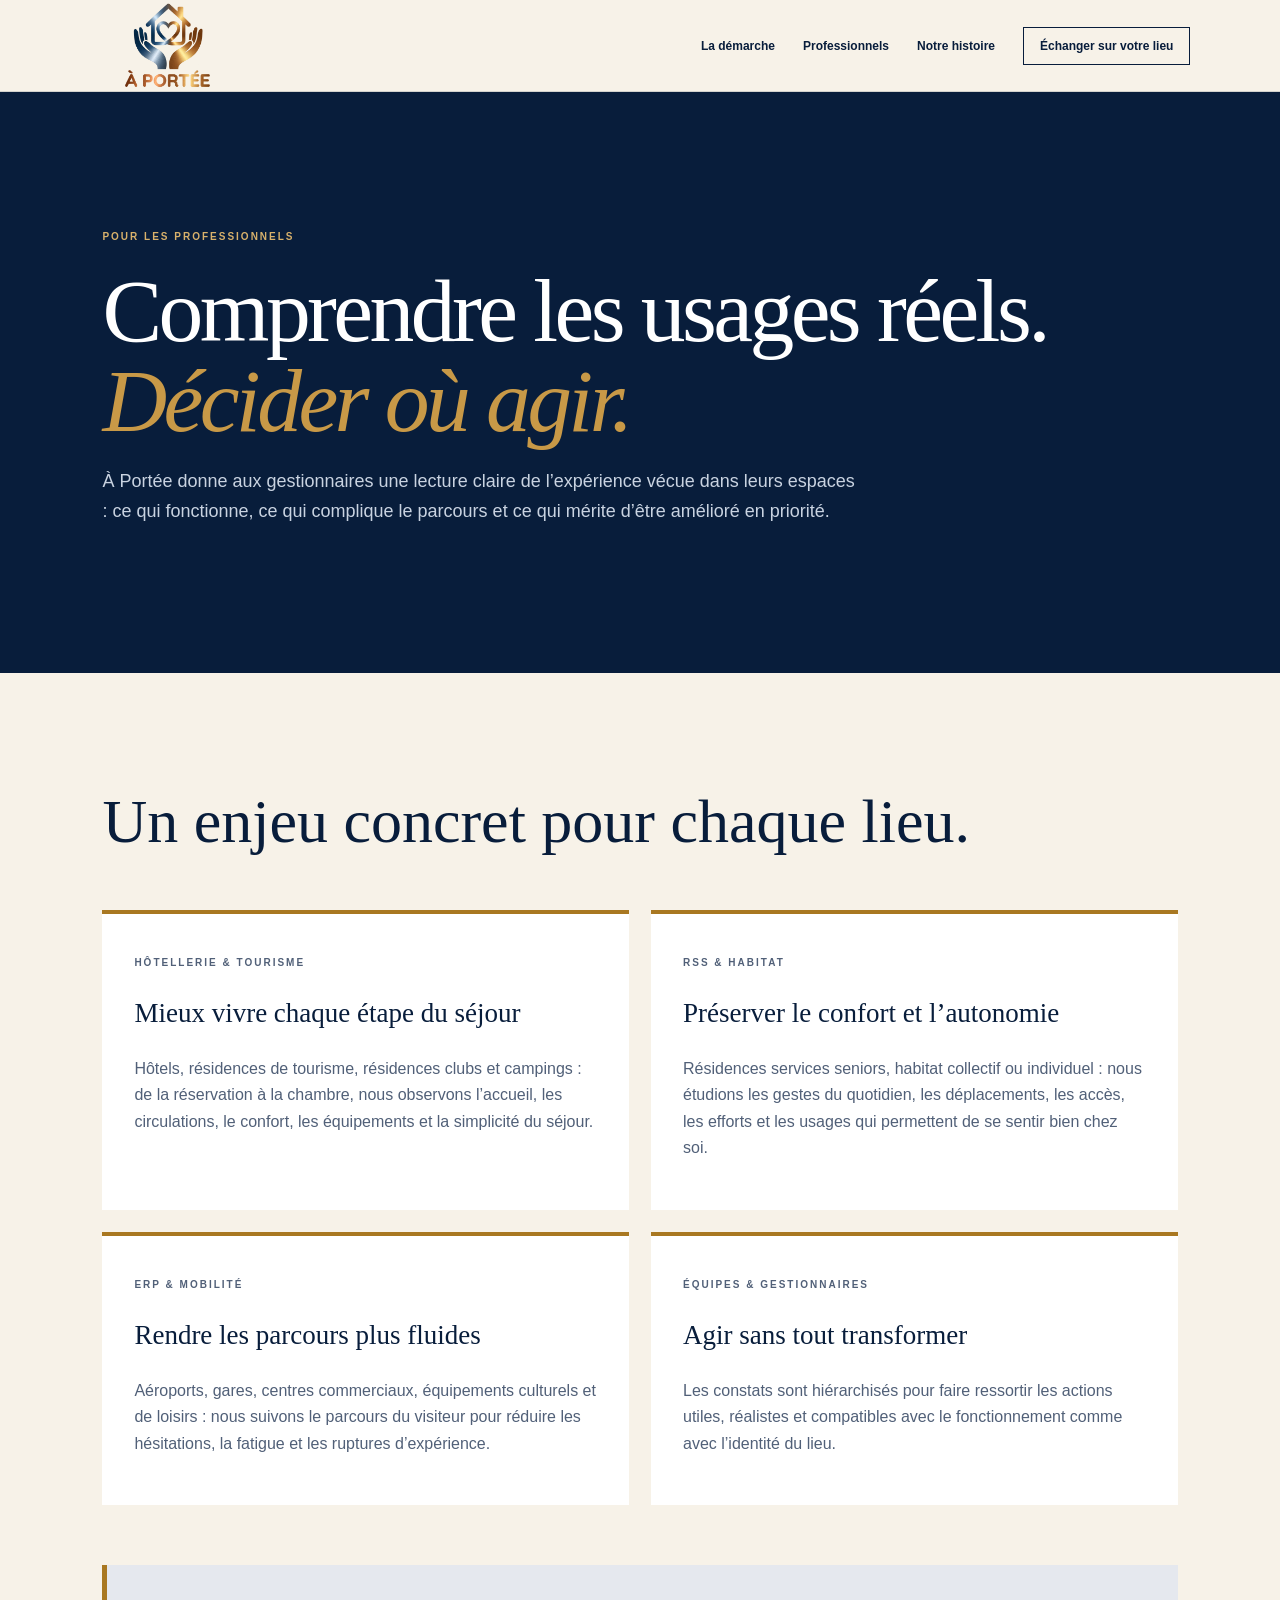
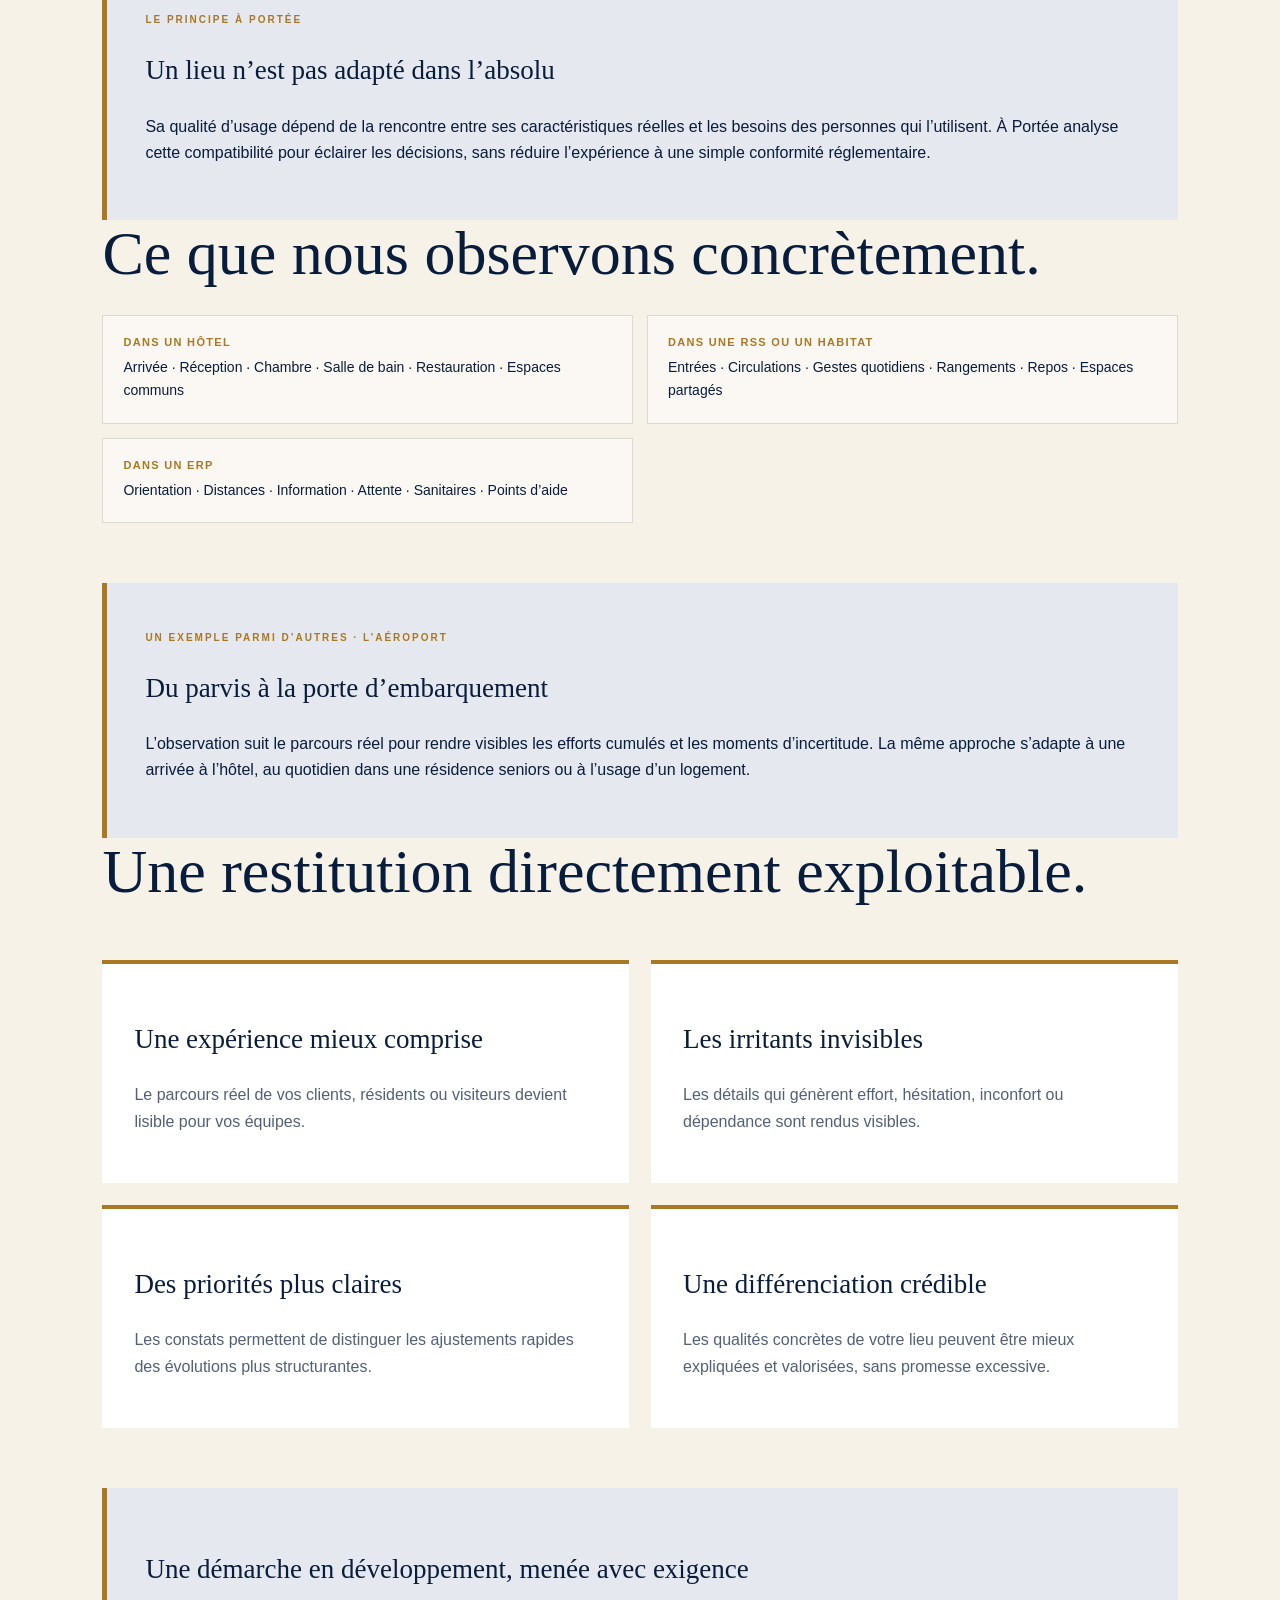
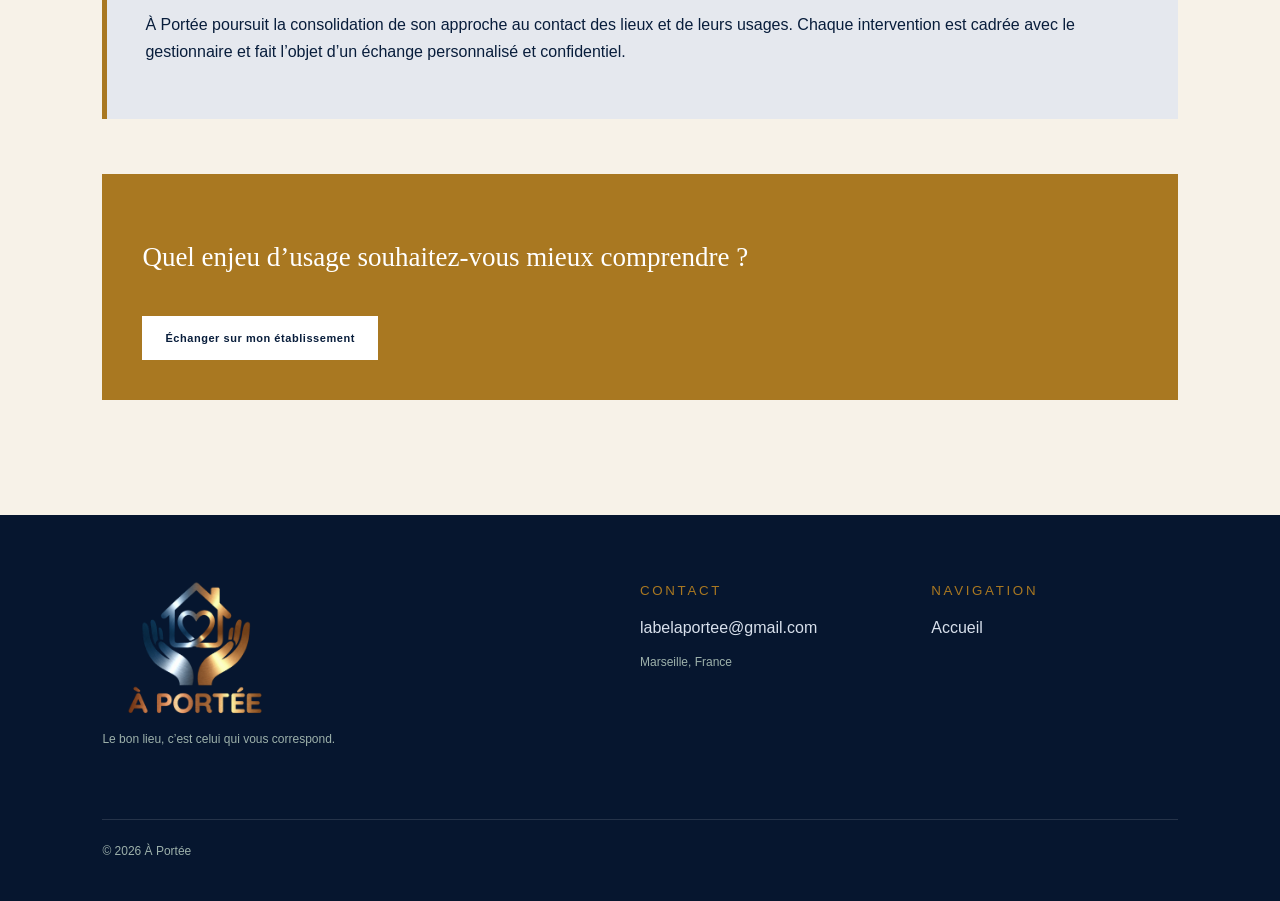
<file: professionnels.html>
<!doctype html>
<html lang="fr">
<head>
  <meta charset="utf-8">
  <meta name="viewport" content="width=device-width,initial-scale=1">
  <meta name="description" content="À Portée accompagne les hôteliers, les résidences services seniors, l’habitat et les ERP pour améliorer concrètement la qualité d’usage des lieux.">
  <link rel="icon" type="image/png" sizes="512x512" href="/favicon.png">
  <link rel="apple-touch-icon" href="/favicon.png">
  <title>Professionnels — Hôtellerie, RSS, habitat et ERP | À Portée</title>
  <link rel="stylesheet" href="styles.css">
  <link rel="stylesheet" href="brand.css">
  <link rel="stylesheet" href="logo.css">
  <link rel="stylesheet" href="menu.css">
  <link rel="stylesheet" href="audiences.css">
  <link rel="stylesheet" href="pages.css">
  <script src="script.js" defer></script>
</head>
<body>
  <header>
    <a class="brand" href="/"><img src="logo-a-portee-transparent-web.png" alt="À Portée"></a>
    <button class="menu" type="button" aria-label="Ouvrir le menu" aria-expanded="false" aria-controls="nav">☰<span>Menu</span></button>
    <nav id="nav"><a href="/demarche">La démarche</a><a href="/professionnels">Professionnels</a><a href="/histoire">Notre histoire</a><a class="nav-cta" href="/contact">Échanger sur votre lieu</a></nav>
  </header>
  <main class="page">
    <section class="page-hero">
      <p class="eyebrow">POUR LES PROFESSIONNELS</p>
      <h1>Comprendre les usages réels.<br><em>Décider où agir.</em></h1>
      <p>À Portée donne aux gestionnaires une lecture claire de l’expérience vécue dans leurs espaces : ce qui fonctionne, ce qui complique le parcours et ce qui mérite d’être amélioré en priorité.</p>
    </section>
    <section class="page-body">
      <h2>Un enjeu concret pour chaque lieu.</h2>
      <div class="page-grid">
        <article><p class="eyebrow">HÔTELLERIE &amp; TOURISME</p><h3>Mieux vivre chaque étape du séjour</h3><p>Hôtels, résidences de tourisme, résidences clubs et campings : de la réservation à la chambre, nous observons l’accueil, les circulations, le confort, les équipements et la simplicité du séjour.</p></article>
        <article><p class="eyebrow">RSS &amp; HABITAT</p><h3>Préserver le confort et l’autonomie</h3><p>Résidences services seniors, habitat collectif ou individuel : nous étudions les gestes du quotidien, les déplacements, les accès, les efforts et les usages qui permettent de se sentir bien chez soi.</p></article>
        <article><p class="eyebrow">ERP &amp; MOBILITÉ</p><h3>Rendre les parcours plus fluides</h3><p>Aéroports, gares, centres commerciaux, équipements culturels et de loisirs : nous suivons le parcours du visiteur pour réduire les hésitations, la fatigue et les ruptures d’expérience.</p></article>
        <article><p class="eyebrow">ÉQUIPES &amp; GESTIONNAIRES</p><h3>Agir sans tout transformer</h3><p>Les constats sont hiérarchisés pour faire ressortir les actions utiles, réalistes et compatibles avec le fonctionnement comme avec l’identité du lieu.</p></article>
      </div>

      <div class="page-note"><p class="eyebrow">LE PRINCIPE À PORTÉE</p><h3>Un lieu n’est pas adapté dans l’absolu</h3><p>Sa qualité d’usage dépend de la rencontre entre ses caractéristiques réelles et les besoins des personnes qui l’utilisent. À Portée analyse cette compatibilité pour éclairer les décisions, sans réduire l’expérience à une simple conformité réglementaire.</p></div>

      <h2>Ce que nous observons concrètement.</h2>
      <div class="pilot-audiences">
        <div><strong>Dans un hôtel</strong><span>Arrivée · Réception · Chambre · Salle de bain · Restauration · Espaces communs</span></div>
        <div><strong>Dans une RSS ou un habitat</strong><span>Entrées · Circulations · Gestes quotidiens · Rangements · Repos · Espaces partagés</span></div>
        <div><strong>Dans un ERP</strong><span>Orientation · Distances · Information · Attente · Sanitaires · Points d’aide</span></div>
      </div>

      <div class="page-note"><p class="eyebrow">UN EXEMPLE PARMI D’AUTRES · L’AÉROPORT</p><h3>Du parvis à la porte d’embarquement</h3><p>L’observation suit le parcours réel pour rendre visibles les efforts cumulés et les moments d’incertitude. La même approche s’adapte à une arrivée à l’hôtel, au quotidien dans une résidence seniors ou à l’usage d’un logement.</p></div>

      <h2>Une restitution directement exploitable.</h2>
      <div class="page-grid">
        <article><h3>Une expérience mieux comprise</h3><p>Le parcours réel de vos clients, résidents ou visiteurs devient lisible pour vos équipes.</p></article>
        <article><h3>Les irritants invisibles</h3><p>Les détails qui génèrent effort, hésitation, inconfort ou dépendance sont rendus visibles.</p></article>
        <article><h3>Des priorités plus claires</h3><p>Les constats permettent de distinguer les ajustements rapides des évolutions plus structurantes.</p></article>
        <article><h3>Une différenciation crédible</h3><p>Les qualités concrètes de votre lieu peuvent être mieux expliquées et valorisées, sans promesse excessive.</p></article>
      </div>
      <div class="page-note"><h3>Une démarche en développement, menée avec exigence</h3><p>À Portée poursuit la consolidation de son approche au contact des lieux et de leurs usages. Chaque intervention est cadrée avec le gestionnaire et fait l’objet d’un échange personnalisé et confidentiel.</p></div>
      <div class="page-cta"><h3>Quel enjeu d’usage souhaitez-vous mieux comprendre&nbsp;?</h3><a class="button" href="/contact">Échanger sur mon établissement</a></div>
    </section>
  </main>
  <footer>
    <div class="foot-brand"><img src="logo-a-portee-transparent-web.png" alt="À Portée"><p>Le bon lieu, c’est celui qui vous correspond.</p></div>
    <div><small>CONTACT</small><a href="mailto:labelaportee@gmail.com">labelaportee@gmail.com</a><p>Marseille, France</p></div>
    <div><small>NAVIGATION</small><a href="/">Accueil</a></div>
    <p class="copy">© 2026 À Portée</p>
  </footer>
</body>
</html>
</file>
<file: styles.css>
:root{--ink:#17332f;--green:#264d45;--paper:#f5f1e8;--cream:#e8e0d1;--gold:#b7874e;--text:#3f5652;--line:#17332f26;--serif:Georgia,serif;--sans:"DM Sans",sans-serif}*{box-sizing:border-box}html{scroll-behavior:smooth}body{margin:0;background:var(--paper);color:var(--ink);font-family:"Manrope",sans-serif;line-height:1.65}a{color:inherit}header{height:82px;padding:0 7vw;display:flex;align-items:center;justify-content:space-between;position:sticky;top:0;background:#f5f1e8f2;border-bottom:1px solid var(--line);backdrop-filter:blur(12px);z-index:10}.brand{display:flex;align-items:center;gap:12px;text-decoration:none;letter-spacing:.15em;font:700 14px var(--sans)}.brand i,.foot-brand i{width:38px;height:38px;border:1px solid var(--gold);border-radius:50%;display:grid;place-items:center;color:var(--gold);font:italic 24px var(--serif)}nav{display:flex;gap:28px;align-items:center}nav a{text-decoration:none;font:600 12px var(--sans)}.nav-cta{border:1px solid;padding:11px 16px}.menu{display:none;background:0;border:0;font-size:22px}.menu span{position:absolute;left:-9999px}.eyebrow{font:700 10px/1.4 var(--sans);letter-spacing:.2em;color:var(--gold)}h1,h2,blockquote{font-family:var(--serif);font-weight:400}h1 em,h2 em{color:var(--gold)}.hero{min-height:calc(100vh - 82px);display:grid;grid-template-columns:1.08fr .92fr}.hero-copy{padding:9vw 5vw 9vw 8vw;align-self:center}.hero h1{font-size:clamp(55px,6.2vw,94px);line-height:.98;letter-spacing:-.045em;margin:24px 0}.lead{max-width:690px;color:var(--text);font-size:19px}.actions{display:flex;gap:13px;margin-top:34px}.button{padding:16px 23px;text-decoration:none;font:700 11px var(--sans);letter-spacing:.05em;display:inline-block}.primary{background:var(--ink);color:white}.secondary{border:1px solid}.hero-art{position:relative;min-height:640px;background:linear-gradient(145deg,#b6c8bb,#e0ddca 55%,#c9ad87);overflow:hidden}.sun{position:absolute;width:210px;height:210px;border-radius:50%;background:#f2e4bd;right:12%;top:8%;box-shadow:0 0 70px #fff8}.window{position:absolute;left:14%;top:17%;width:70%;height:59%;border:10px solid #ffffffb8;box-shadow:0 20px 50px #17332f3b}.window:before,.window:after{content:"";position:absolute;background:#ffffffb8}.window:before{width:8px;top:0;bottom:0;left:50%}.window:after{height:8px;left:0;right:0;top:50%}.chair{position:absolute;left:24%;bottom:14%;width:175px;height:82px;border-radius:70px 14px 8px 8px;background:#f0e3d0;box-shadow:0 20px 35px #17332f44}.chair:before{content:"";position:absolute;width:95px;height:155px;bottom:37px;background:#ead8bf;border-radius:80px 45px 0 0;transform:rotate(-7deg)}.plant{position:absolute;right:7%;bottom:10%;font-size:135px;color:#315e4e;transform:rotate(-20deg)}.hero-art p{position:absolute;left:8%;bottom:3%;color:white;font:italic 31px/1.25 var(--serif);text-shadow:0 2px 18px #17332f}.statement,.pros{padding:clamp(85px,10vw,145px) 8vw}.intro{max-width:850px}.intro h2,.method h2,.story h2,.pilot h2{font-size:clamp(45px,5.4vw,75px);line-height:1.05;letter-spacing:-.035em;margin:20px 0}.intro>p:last-child{max-width:700px;color:var(--text);font-size:17px}.cards{display:grid;grid-template-columns:repeat(3,1fr);gap:1px;background:var(--line);border:1px solid var(--line);margin-top:70px}.cards article{background:var(--paper);padding:32px;min-height:360px}.cards article>span,.benefits span{color:var(--gold);font:12px var(--sans)}.icon{height:150px;background:#e8e1d5;margin:25px 0;display:grid;place-items:center;font:60px var(--serif);color:var(--green)}.cards h3,.benefits h3{font:400 26px var(--serif);margin:18px 0 8px}.cards article p,.benefits p{font-size:13px;color:var(--text)}.closing{text-align:center;font:italic 26px var(--serif);margin:60px 0 0}.method{background:var(--ink);color:white;padding:clamp(85px,9vw,135px) 8vw}.method-copy{max-width:760px}.method-copy>p:last-child{color:#bfd0cb}.method ol{display:grid;grid-template-columns:repeat(5,1fr);list-style:none;padding:0;margin:70px 0 0;border-top:1px solid #ffffff33}.method li{min-height:280px;padding:32px 22px;border-right:1px solid #ffffff2b}.method li:last-child{border:0}.method li b{font:italic 72px var(--serif);color:var(--gold)}.method li h3{font:400 23px var(--serif)}.method li p{color:#bfd0cb;font-size:13px}.difference{padding:10vw 8vw;display:grid;grid-template-columns:1.3fr .7fr;gap:8vw;background:linear-gradient(115deg,#d7dfd4 0 55%,#c4d3c8 55%);align-items:center}.difference h2{font-size:clamp(48px,6vw,81px);line-height:1;margin:22px 0}.difference blockquote{font-size:clamp(23px,2.4vw,34px);font-style:italic;border-left:3px solid var(--gold);padding-left:24px;margin:36px 0}.difference aside{background:#ffffff9c;padding:42px}.difference aside b{font:700 10px var(--sans);letter-spacing:.2em;color:var(--gold)}.difference aside p{font:24px/1.45 var(--serif)}.benefits{display:grid;grid-template-columns:repeat(4,1fr);gap:22px;margin-top:65px}.benefits article{border-top:1px solid;padding:24px 5px}.continue{background:var(--gold);color:white;text-align:center;padding:9vw 8vw}.continue .eyebrow{color:#fff9}.words{font:italic clamp(40px,5vw,72px)/1.15 var(--serif);margin:45px 0}.continue>p:not(.eyebrow){max-width:650px;margin:35px auto 15px}.continue>strong{font:500 13px var(--sans)}.story{display:grid;grid-template-columns:1.1fr .9fr;background:var(--cream)}.story-copy{padding:9vw 8vw}.story-copy>p:not(.eyebrow){color:var(--text)}.award{display:flex;gap:20px;border-top:1px solid var(--line);padding-top:27px;margin-top:40px}.award>b{font:italic 42px var(--serif);color:var(--gold)}.award span{font-size:12px}.story-quote{margin:0;min-height:650px;padding:11%;display:flex;align-items:flex-end;background:radial-gradient(circle at 40% 25%,#769286,#315d54 45%,#17332f);color:white;font:italic clamp(30px,3.5vw,50px)/1.2 var(--serif)}.pilot{display:grid;grid-template-columns:1fr 1fr;gap:8vw;padding:9vw 8vw;background:var(--ink);color:white}.pilot>div>p:last-child{color:#bfd0cb}.offer{border-left:1px solid #ffffff30;padding-left:5vw}.offer>p{font:italic 25px var(--serif)}.offer li{margin:12px 0;color:#d8e2df}.light{background:white;color:var(--ink);margin-top:18px}footer{background:#0f241f;color:#d8e4e0;padding:65px 8vw 28px;display:grid;grid-template-columns:2fr 1fr 1fr;gap:45px}footer a{text-decoration:none}footer p{font-size:12px;color:#9db1ab}.foot-brand{display:grid;grid-template-columns:auto 1fr;gap:0 12px;align-items:center}.foot-brand p{grid-column:1/-1}footer small{display:block;color:var(--gold);letter-spacing:.2em;margin-bottom:13px}.copy{grid-column:1/-1;border-top:1px solid #ffffff20;padding-top:22px}.reveal{opacity:0;transform:translateY(20px);transition:.75s}.reveal.visible{opacity:1;transform:none}@media(prefers-reduced-motion:reduce){.reveal{opacity:1;transform:none;transition:none}}@media(max-width:930px){.hero,.story,.pilot{grid-template-columns:1fr}.hero-copy{min-height:680px}.cards{grid-template-columns:1fr}.method ol{grid-template-columns:1fr 1fr}.difference{grid-template-columns:1fr;background:#d7dfd4}.benefits{grid-template-columns:1fr 1fr}.offer{border-left:0;border-top:1px solid #ffffff30;padding:35px 0 0}}@media(max-width:700px){header{height:70px}.menu{display:block}nav{display:none;position:absolute;top:70px;left:0;right:0;background:var(--paper);padding:22px;flex-direction:column;align-items:stretch}nav.open{display:flex}.hero h1{font-size:46px}.hero-copy{padding:75px 7vw;min-height:620px}.actions{flex-direction:column}.button{text-align:center}.hero-art{min-height:430px}.statement,.pros,.method,.difference,.pilot{padding-left:6vw;padding-right:6vw}.method ol,.benefits{grid-template-columns:1fr}.method li{min-height:auto;border-bottom:1px solid #ffffff2b}.story-copy{padding-left:6vw;padding-right:6vw}.story-quote{min-height:460px}.cards article{min-height:auto}footer{grid-template-columns:1fr}.copy{grid-column:auto}}
</file>
<file: brand.css>
:root{--ink:#081d3b;--green:#173d69;--paper:#f7f2e8;--cream:#eee4d4;--gold:#a97821;--text:#34445d;--line:#081d3b26}
header{background:#f7f2e8f2}.brand{gap:0;letter-spacing:0}.brand img{display:block;width:118px;height:70px;object-fit:contain}.hero-art{background:linear-gradient(145deg,#aebdca,#e6dfd0 55%,#c4a46e)}.window{box-shadow:0 20px 50px #081d3b3b}.chair{box-shadow:0 20px 35px #081d3b44}.plant{color:#173d69}.hero-art p{text-shadow:0 2px 18px #081d3b}.method-copy>p:last-child,.method li p,.pilot>div>p:last-child{color:#c6d1e1}.difference{background:linear-gradient(115deg,#e5e8ee 0 55%,#d4dbe7 55%)}.story-quote{background:radial-gradient(circle at 40% 25%,#6f84a3,#173d69 45%,#081d3b)}footer{background:#06162f;color:#d8e0ec}.foot-brand{display:block}.foot-brand img{display:block;width:154px;height:110px;object-fit:contain;background:#fff;border-radius:8px;padding:4px}.foot-brand p{margin-top:12px}@media(max-width:930px){.difference{background:#e5e8ee}}@media(max-width:700px){.brand img{width:98px;height:60px}}
</file>
<file: photos.css>
.hero-art{background-image:linear-gradient(0deg,#081d3b78 0%,transparent 58%),url("photo-hero.jpg");background-size:cover;background-position:center}.hero-art .sun,.hero-art .window,.hero-art .chair,.hero-art .plant{display:none}.hero-art p{max-width:440px;font-size:clamp(27px,2.5vw,39px);bottom:7%}.story-quote{position:relative;background-image:linear-gradient(0deg,#081d3bd9 0%,#081d3b1f 70%),url("photo-couple.jpg");background-size:cover;background-position:center}.story-quote::before{content:"";position:absolute;inset:0;border:1px solid #ffffff20}.cards .icon{height:245px}.cards article{min-height:455px}.cards article:nth-child(1) .icon{background-image:linear-gradient(#081d3b10,#081d3b10),url("photo-usage.jpg");background-size:cover;background-position:center;color:#fff;text-shadow:0 2px 10px #081d3b}.cards article:nth-child(2) .icon{background-image:linear-gradient(#081d3b10,#081d3b10),url("photo-transat.jpg");background-size:cover;background-position:center;color:#fff;text-shadow:0 2px 10px #081d3b}.cards article:nth-child(3) .icon{background-image:linear-gradient(#081d3b18,#081d3b18),url("photo-parcours.jpg");background-size:cover;background-position:center;color:#fff;text-shadow:0 2px 10px #081d3b}@media(max-width:700px){.cards .icon{height:220px}.cards article{min-height:auto}}
</file>
<file: logo.css>
header{height:92px}.brand img{width:158px;height:88px;object-fit:contain}.foot-brand img{width:188px;height:138px;object-fit:contain;background:transparent;padding:0;filter:brightness(1.2) saturate(.78)}@media(max-width:700px){header{height:78px}.brand img{width:122px;height:72px}nav{top:78px}}
</file>
<file: menu.css>
@media (max-width: 700px) {
  .menu {
    display: flex;
    align-items: center;
    justify-content: center;
    gap: 8px;
    min-width: 92px;
    min-height: 46px;
    padding: 8px 12px;
    position: relative;
    z-index: 12;
    border: 1px solid var(--ink);
    border-radius: 3px;
    color: var(--ink);
    cursor: pointer;
    font: 700 13px var(--sans);
  }

  .menu span {
    position: static;
    left: auto;
  }

  header nav {
    z-index: 11;
    border-bottom: 1px solid var(--line);
    box-shadow: 0 14px 28px #081d3b24;
  }
}
</file>
<file: audiences.css>
.pilot-audiences {
  display: grid;
  grid-template-columns: repeat(2, minmax(0, 1fr));
  gap: 14px;
  margin-top: 28px;
}

.pilot-audiences > div {
  padding: 20px;
  border: 1px solid #17332f26;
  background: #ffffff80;
}

.pilot-audiences strong {
  display: block;
  margin-bottom: 8px;
  color: var(--gold);
  font: 700 11px var(--sans);
  letter-spacing: .12em;
  text-transform: uppercase;
}

.pilot-audiences span {
  display: block;
  font-size: 14px;
  line-height: 1.65;
}

.pilot .pilot-audiences > div {
  border-color: #ffffff2b;
  background: #ffffff0b;
}

.pilot .pilot-audiences span {
  color: #d8e2df;
}

.contact-list .pilot-audiences {
  grid-template-columns: 1fr;
  margin-top: 14px;
}

@media (max-width: 700px) {
  .pilot-audiences {
    grid-template-columns: 1fr;
  }
}
</file>
<file: erp.css>
.erp-focus {
  display: grid;
  grid-template-columns: .82fr 1.18fr;
  gap: clamp(45px, 7vw, 110px);
  padding: clamp(85px, 10vw, 145px) 8vw;
  background: #f5f1e8;
}

.erp-heading {
  align-self: start;
  position: sticky;
  top: 125px;
}

.erp-heading h2 {
  font-size: clamp(44px, 5.2vw, 72px);
  line-height: 1.03;
  letter-spacing: -.035em;
  margin: 20px 0 26px;
}

.erp-heading > p:not(.eyebrow) {
  color: var(--text);
  font-size: 17px;
  margin-bottom: 30px;
}

.erp-journey {
  border-top: 1px solid var(--line);
}

.erp-journey article {
  display: grid;
  grid-template-columns: 60px 1fr;
  gap: 0 24px;
  padding: 28px 0;
  border-bottom: 1px solid var(--line);
}

.erp-journey span {
  grid-row: 1 / 3;
  color: var(--gold);
  font: 700 12px var(--sans);
  letter-spacing: .12em;
}

.erp-journey h3 {
  margin: 0 0 8px;
  font: 400 clamp(27px, 3vw, 39px) var(--serif);
}

.erp-journey p {
  margin: 0;
  color: var(--text);
}

@media (max-width: 930px) {
  .erp-focus { grid-template-columns: 1fr; }
  .erp-heading { position: static; }
}

@media (max-width: 700px) {
  .erp-focus { padding-left: 6vw; padding-right: 6vw; }
  .erp-journey article { grid-template-columns: 42px 1fr; gap: 0 14px; }
}
</file>
<file: pages.css>
.page{min-height:100vh}.page-hero{padding:clamp(80px,10vw,145px) 8vw;background:#081d3b;color:#fff}.page-hero .eyebrow{color:#d8b16b}.page-hero h1{max-width:980px;font:400 clamp(48px,7vw,90px)/1 Georgia,serif;letter-spacing:-.04em;margin:22px 0}.page-hero h1 em{color:#c89947}.page-hero>p:last-child{max-width:760px;color:#c9d3e1;font-size:18px}.page-body{padding:clamp(70px,9vw,130px) 8vw}.page-body h2{font:400 clamp(38px,5vw,62px)/1.08 Georgia,serif;margin:0 0 28px}.page-body h3{font:400 27px/1.2 Georgia,serif}.page-lead{max-width:800px;color:#34445d;font-size:18px}.page-grid{display:grid;grid-template-columns:repeat(2,1fr);gap:22px;margin-top:55px}.page-grid article{background:#fff;padding:32px;border-top:4px solid #a97821}.page-grid article p{color:#516078}.page-steps{display:grid;grid-template-columns:repeat(5,1fr);gap:1px;background:#081d3b2b;margin-top:55px}.page-steps article{background:#fff;padding:28px}.page-steps b{color:#a97821;font:italic 52px Georgia,serif}.page-note{margin-top:60px;padding:38px;background:#e5e8ee;border-left:5px solid #a97821}.portrait{display:grid;grid-template-columns:1fr 1fr;gap:0;margin-top:55px;background:#081d3b;color:#fff}.portrait div{padding:clamp(35px,6vw,75px)}.portrait img{width:100%;height:100%;min-height:480px;object-fit:cover}.contact-grid{display:grid;grid-template-columns:1fr 1fr;gap:50px}.contact-card{background:#fff;padding:38px}.contact-card a{color:#a97821;font-weight:700}.contact-list{list-style:none;padding:0}.contact-list li{padding:16px 0;border-bottom:1px solid #081d3b22}.page-cta{margin-top:55px;background:#a97821;color:#fff;padding:40px}.page-cta .button{background:#fff;color:#081d3b;margin-top:15px}@media(max-width:850px){.page-grid,.portrait,.contact-grid{grid-template-columns:1fr}.page-steps{grid-template-columns:1fr}.portrait img{min-height:340px}}
</file>
